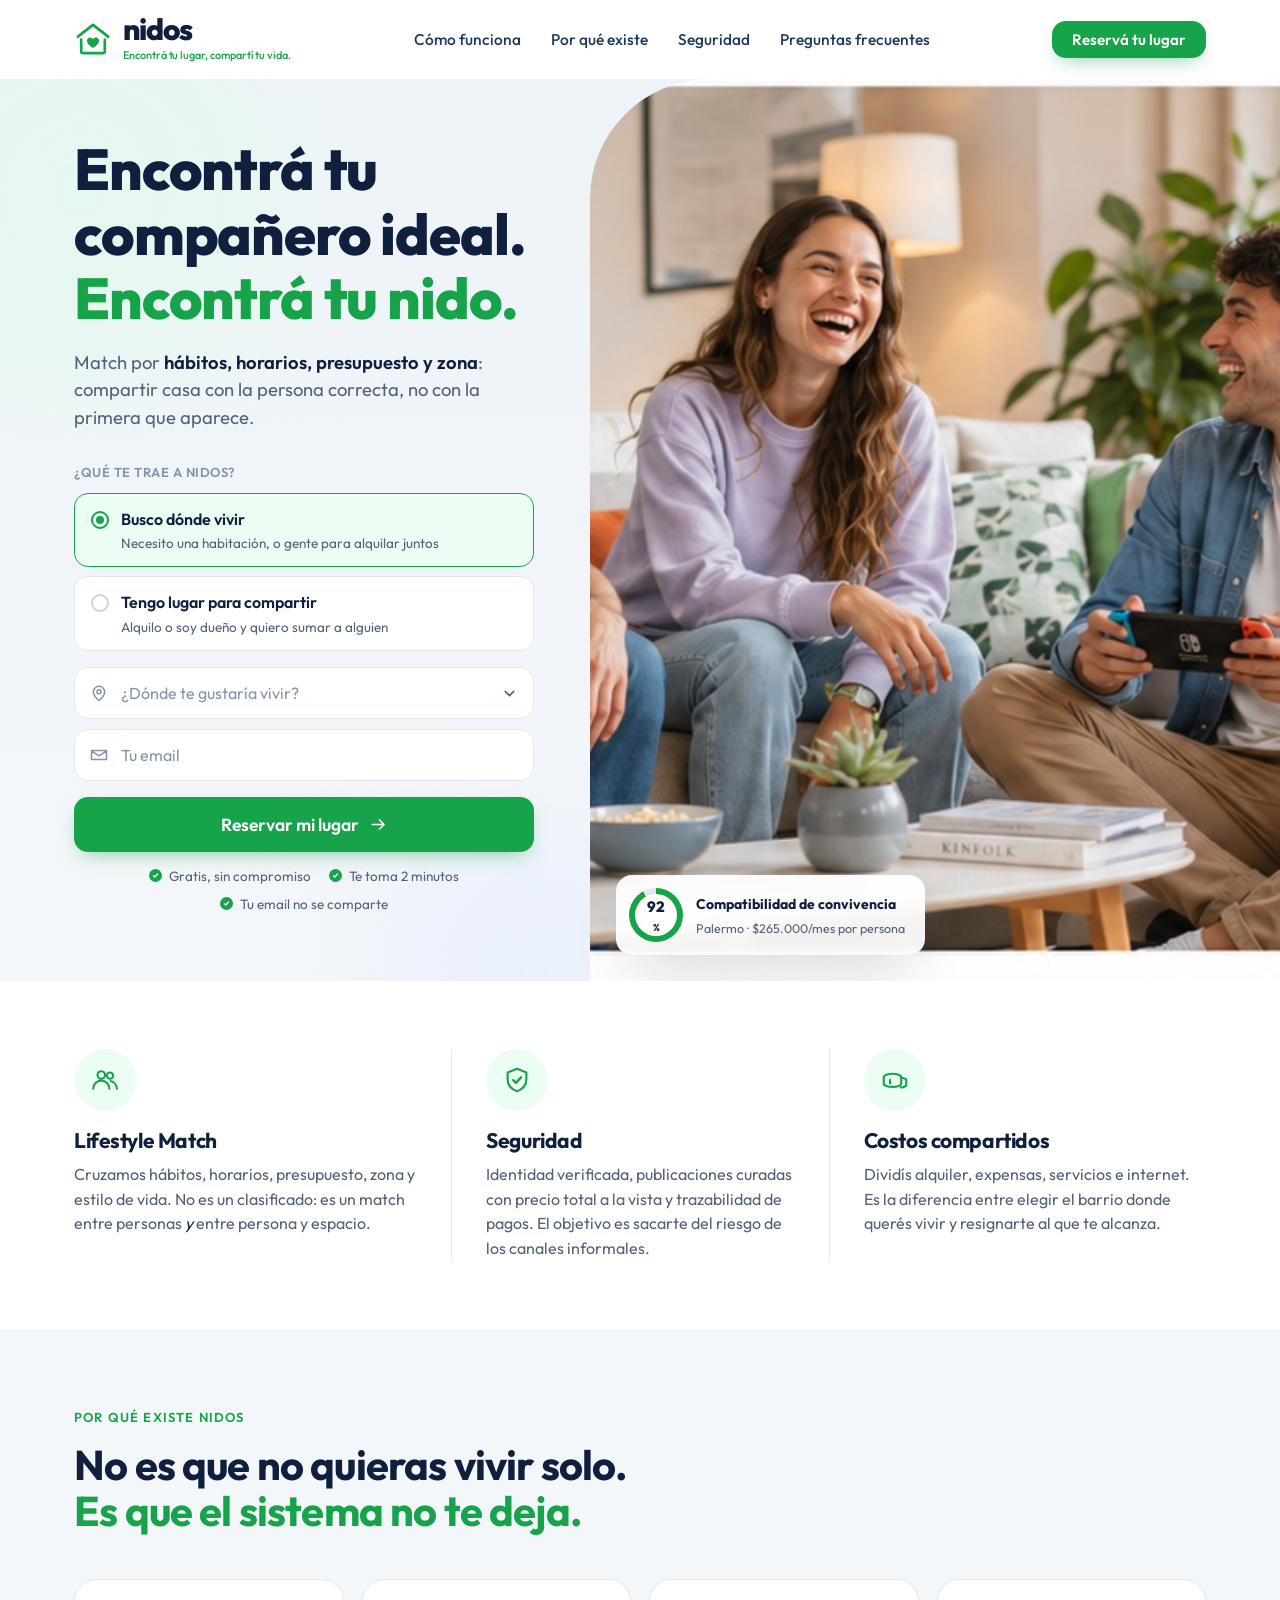
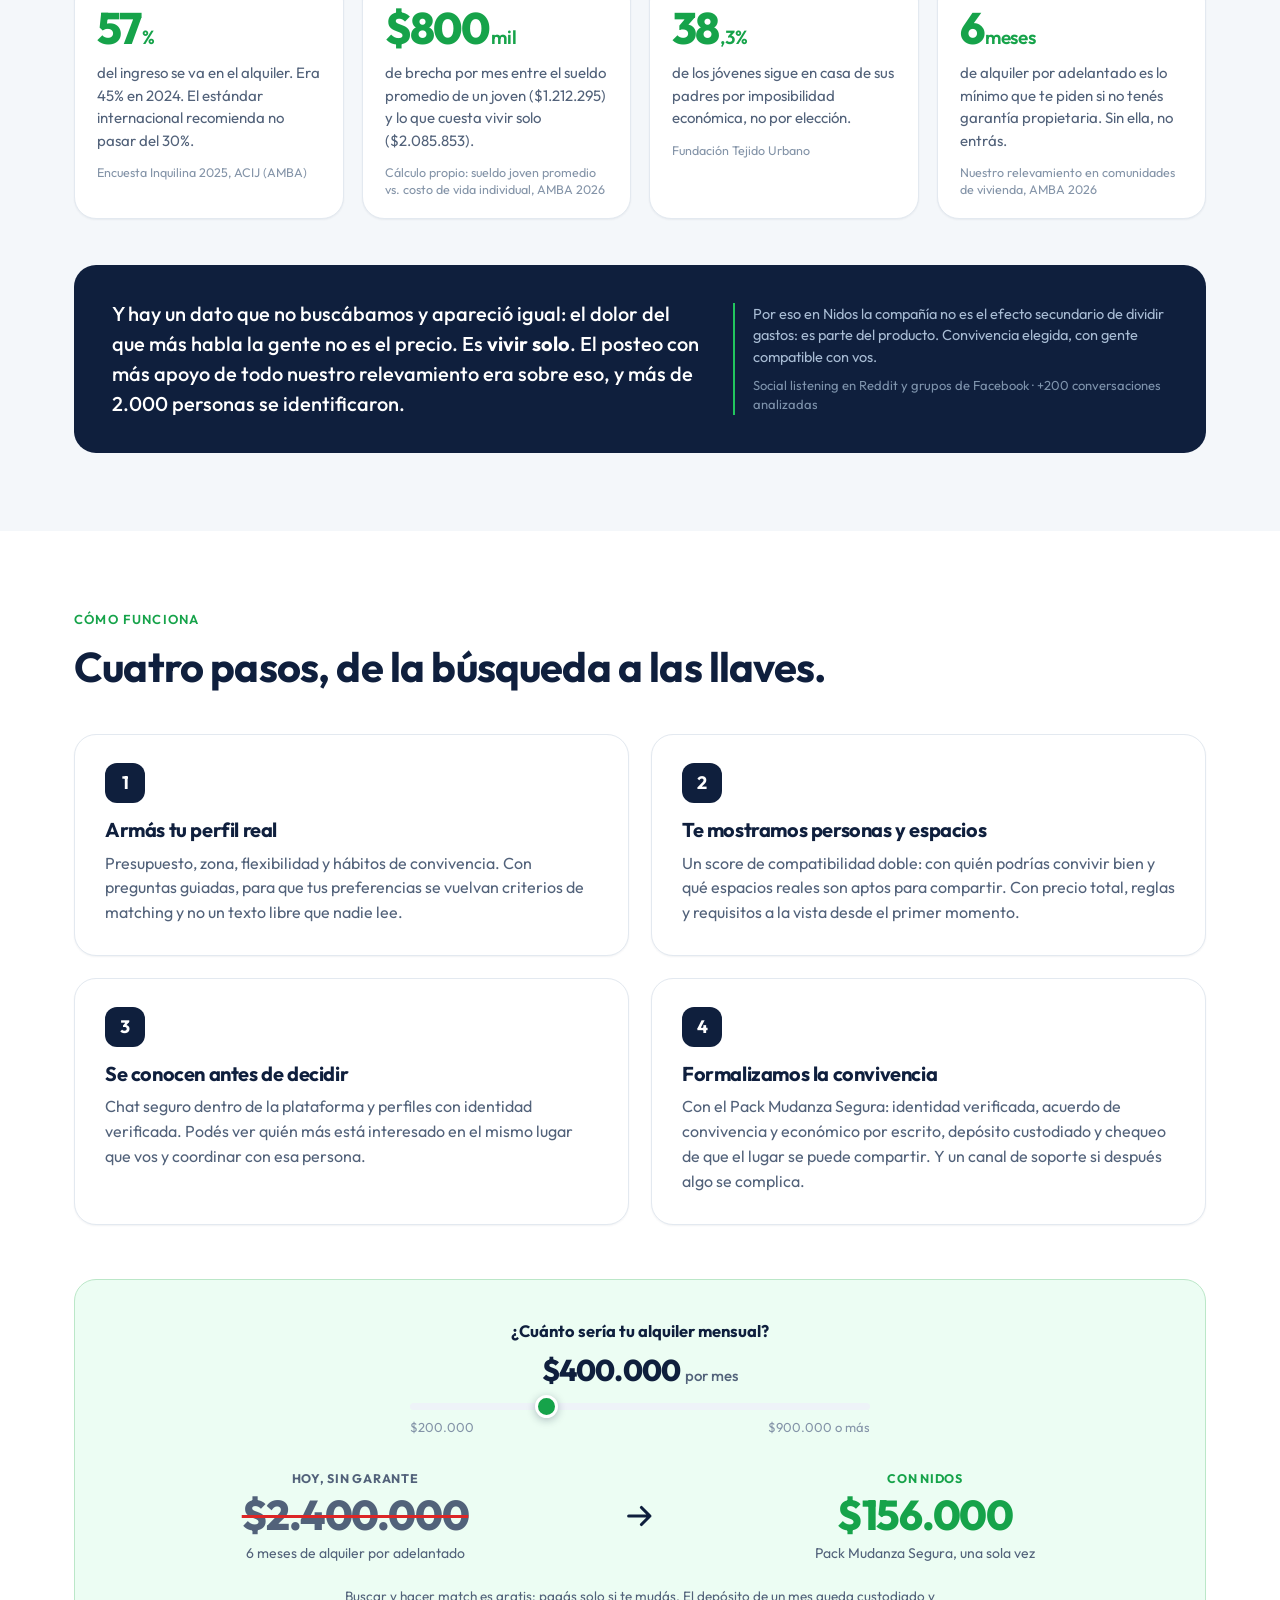
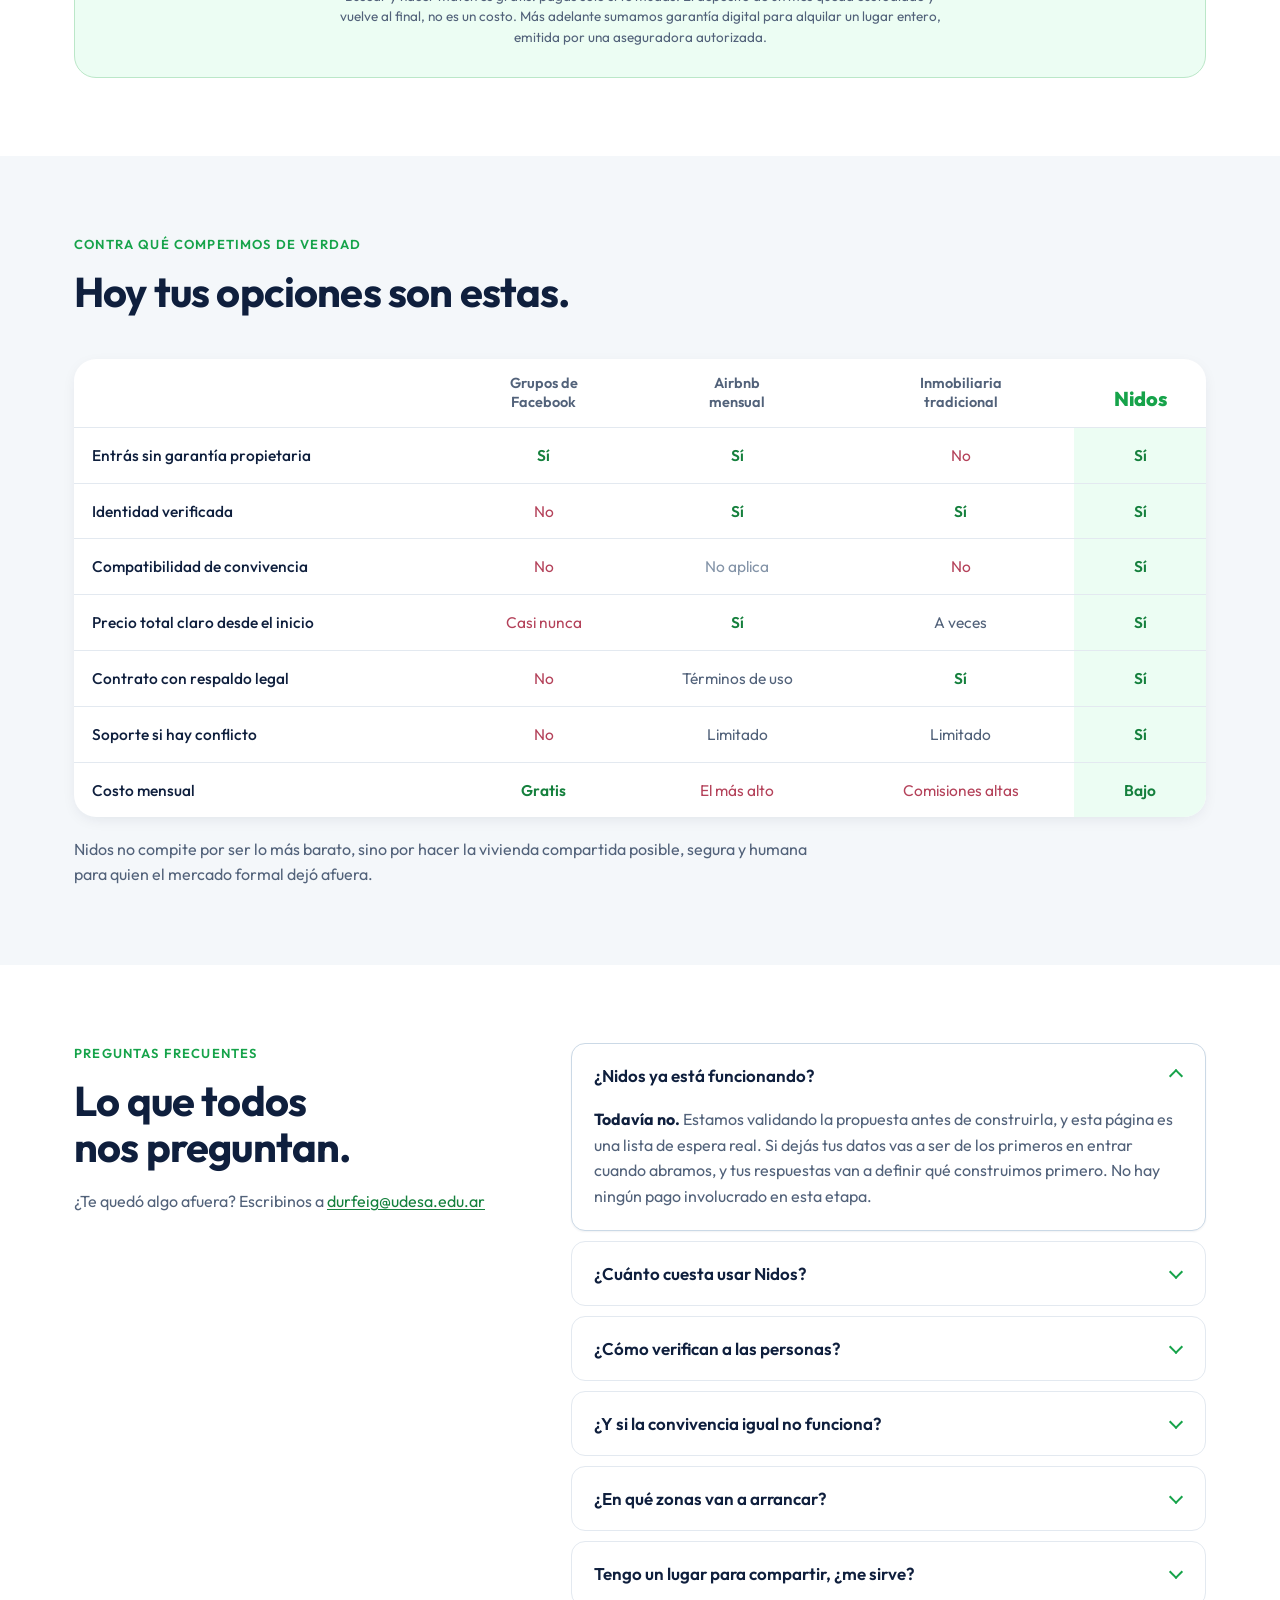
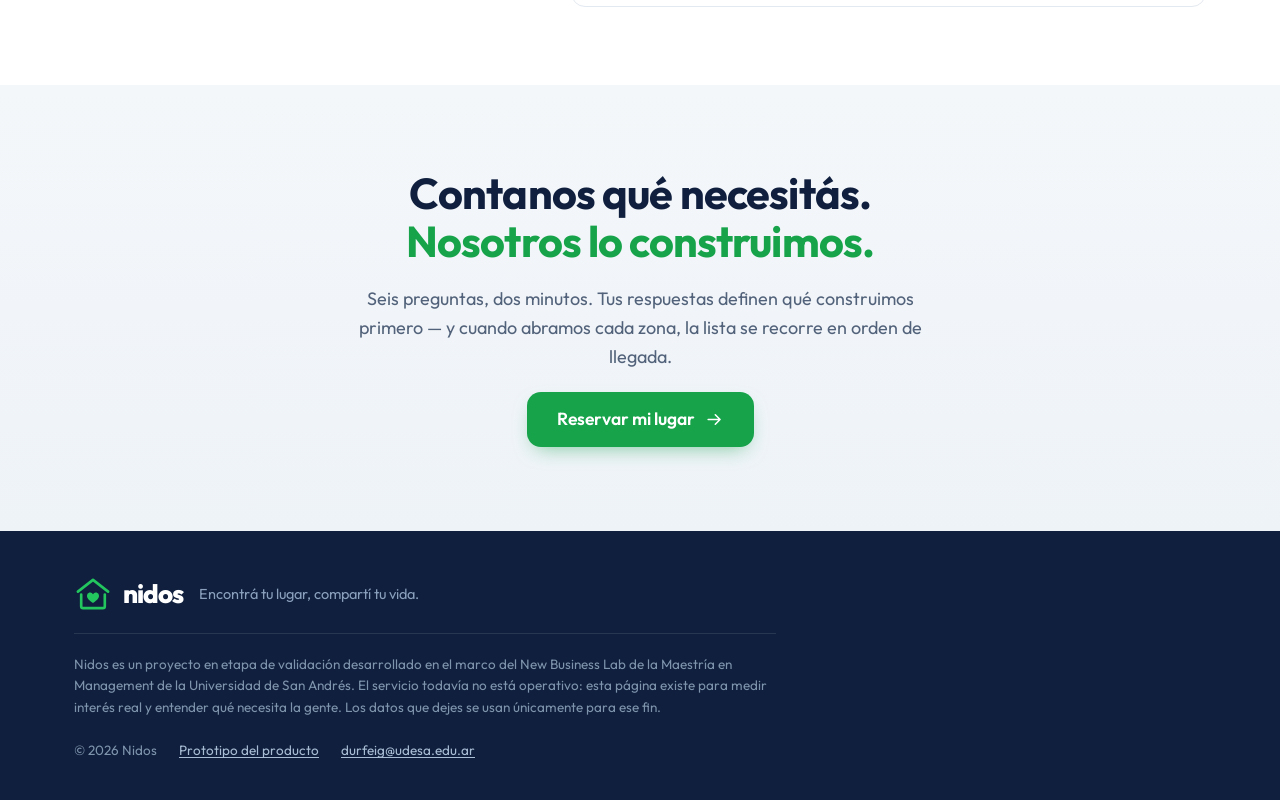
<file: index.html>
<!DOCTYPE html>
<html lang="es-AR" data-variant="A">
<head>
<meta charset="utf-8">
<meta name="viewport" content="width=device-width, initial-scale=1">
<title>Nidos · Encontrá tu lugar, compartí tu vida</title>
<meta name="description" content="La plataforma que conecta personas compatibles con espacios aptos para compartir. Sin garantía propietaria y sin adelantar 6 meses de alquiler.">

<meta property="og:type" content="website">
<meta property="og:title" content="Nidos · Encontrá tu lugar, compartí tu vida">
<meta property="og:description" content="Vivienda compartida para quienes el mercado formal dejó afuera. Matching por afinidad, espacios verificados y una mudanza segura sin garante.">
<meta property="og:image" content="assets/hero.jpg">
<meta property="og:locale" content="es_AR">
<meta name="twitter:card" content="summary_large_image">
<meta name="theme-color" content="#16A34A">

<link rel="icon" href="data:image/svg+xml,<svg xmlns='http://www.w3.org/2000/svg' viewBox='0 0 40 36'><path d='M4 15.5 20 3l16 12.5M7.5 18.5V31a2 2 0 0 0 2 2h21a2 2 0 0 0 2-2V18.5' fill='none' stroke='%2316A34A' stroke-width='3' stroke-linecap='round' stroke-linejoin='round'/><path d='M20 27.5c-4.6-3-6.4-5.2-6.4-7.6a3.4 3.4 0 0 1 6.4-1.7 3.4 3.4 0 0 1 6.4 1.7c0 2.4-1.8 4.6-6.4 7.6z' fill='%2316A34A'/></svg>">

<link rel="preconnect" href="https://fonts.googleapis.com">
<link rel="preconnect" href="https://fonts.gstatic.com" crossorigin>
<link href="https://fonts.googleapis.com/css2?family=Outfit:wght@400;500;600;700;800&display=swap" rel="stylesheet">
<link rel="stylesheet" href="assets/styles.css">

<script src="assets/config.js"></script>
<script>
/* Asigna la variante del test A/B antes del primer pintado para que no haya
   parpadeo de contenido. El CSS decide qué titular se muestra. */
(function () {
  var cfg = window.NIDOS_CONFIG || {};
  var forzada = new URLSearchParams(location.search).get('v');
  var v;
  if (forzada === 'A' || forzada === 'B') {
    v = forzada;
  } else if (cfg.AB_MODE === 'A' || cfg.AB_MODE === 'B') {
    v = cfg.AB_MODE;
  } else {
    try {
      v = localStorage.getItem('nidos_variant');
      if (v !== 'A' && v !== 'B') {
        v = Math.random() < 0.5 ? 'A' : 'B';
        localStorage.setItem('nidos_variant', v);
      }
    } catch (e) { v = 'A'; }
  }
  document.documentElement.dataset.variant = v;
  window.NIDOS_VARIANT = v;
})();
</script>
</head>
<body>

<a class="skip-link" href="#hero">Ir al contenido principal</a>

<!-- ========================================================== NAV ========= -->
<header class="nav" id="nav">
  <div class="wrap nav__inner">
    <a class="logo" href="#hero" aria-label="Nidos, inicio">
      <svg class="logo__mark" viewBox="0 0 40 36" aria-hidden="true">
        <path d="M4 15.5 20 3l16 12.5M7.5 18.5V31a2 2 0 0 0 2 2h21a2 2 0 0 0 2-2V18.5"
              fill="none" stroke="currentColor" stroke-width="2.8"
              stroke-linecap="round" stroke-linejoin="round"/>
        <path d="M20 27.5c-4.6-3-6.4-5.2-6.4-7.6a3.4 3.4 0 0 1 6.4-1.7 3.4 3.4 0 0 1 6.4 1.7c0 2.4-1.8 4.6-6.4 7.6z"
              fill="currentColor"/>
      </svg>
      <span class="logo__text">
        <strong>nidos</strong>
        <em>Encontrá tu lugar, compartí tu vida.</em>
      </span>
    </a>

    <nav class="nav__links" aria-label="Secciones">
      <a href="#como-funciona">Cómo funciona</a>
      <a href="#problema">Por qué existe</a>
      <a href="#comparativa">Seguridad</a>
      <a href="#faq">Preguntas frecuentes</a>
    </nav>

    <button class="btn btn--primary btn--sm" data-scroll-to="hero">Reservá tu lugar</button>
  </div>
</header>

<!-- ========================================================= HERO ========= -->
<section class="hero" id="hero">
  <div class="wrap hero__inner">

    <div class="hero__copy">
      <!-- Variante A · eje compañía (mockup original) -->
      <div class="variant variant--a">
        <h1 class="hero__title">
          Encontrá tu compañero ideal.<br>
          <span class="accent">Encontrá tu nido.</span>
        </h1>
        <p class="hero__sub">
          Match por <strong>hábitos, horarios, presupuesto y zona</strong>:
          compartir casa con la persona correcta, no con la primera que
          aparece.
        </p>
      </div>

      <!-- Variante B · eje acceso (conclusión del Módulo 4) -->
      <div class="variant variant--b">
        <h1 class="hero__title">
          El mercado de alquileres te dejó afuera.<br>
          <span class="accent">Nidos te deja entrar.</span>
        </h1>
        <p class="hero__sub">
          Sin garantía propietaria y sin adelantar seis meses. Encontrá
          <strong>con quién</strong> vivir, <strong>dónde</strong> vivir y
          <strong>cómo formalizarlo</strong>, en un solo lugar.
        </p>
      </div>

      <form class="hero__form" id="form-hero" novalidate>
        <fieldset class="puertas">
          <legend>¿Qué te trae a Nidos?</legend>
          <label class="puerta">
            <input type="radio" name="puerta" value="busco" checked>
            <span class="puerta__box">
              <span class="puerta__title">Busco dónde vivir</span>
              <span class="puerta__desc">Necesito una habitación, o gente para alquilar juntos</span>
            </span>
          </label>
          <label class="puerta">
            <input type="radio" name="puerta" value="tengo_lugar">
            <span class="puerta__box">
              <span class="puerta__title">Tengo lugar para compartir</span>
              <span class="puerta__desc">Alquilo o soy dueño y quiero sumar a alguien</span>
            </span>
          </label>
        </fieldset>

        <div class="field field--select">
          <svg class="field__icon" viewBox="0 0 24 24" aria-hidden="true"><path d="M12 21s-6.8-5.4-6.8-10.2a6.8 6.8 0 0 1 13.6 0C18.8 15.6 12 21 12 21Z" fill="none" stroke="currentColor" stroke-width="1.8" stroke-linejoin="round"/><circle cx="12" cy="10.6" r="2.4" fill="none" stroke="currentColor" stroke-width="1.8"/></svg>
          <select id="zona-ciudad" name="zona_ciudad" required aria-label="¿Dónde te gustaría vivir?">
            <option value="" selected disabled>¿Dónde te gustaría vivir?</option>
            <option>Buenos Aires · AMBA</option>
            <option>Gran Córdoba</option>
            <option>Gran Rosario</option>
            <option>Gran Mendoza</option>
            <option>Otra ciudad de Argentina</option>
            <option>Todavía no lo sé</option>
          </select>
        </div>

        <div class="field">
          <svg class="field__icon" viewBox="0 0 24 24" aria-hidden="true"><path d="M3 6.5h18v11H3zM3 7l9 6 9-6" fill="none" stroke="currentColor" stroke-width="1.8" stroke-linecap="round" stroke-linejoin="round"/></svg>
          <input type="email" id="email" name="email" placeholder="Tu email" autocomplete="email" required>
        </div>

        <p class="form-error" id="hero-error" role="alert" hidden></p>

        <button type="submit" class="btn btn--primary btn--block btn--lg">
          <span>Reservar mi lugar</span>
          <svg viewBox="0 0 24 24" aria-hidden="true"><path d="M4 12h15m-6-6 6 6-6 6" fill="none" stroke="currentColor" stroke-width="2" stroke-linecap="round" stroke-linejoin="round"/></svg>
        </button>

        <ul class="hero__badges" aria-label="Qué implica sumarte">
          <li>Gratis, sin compromiso</li>
          <li>Te toma 2 minutos</li>
          <li>Tu email no se comparte</li>
        </ul>
      </form>
    </div>

    <div class="hero__media">
      <img src="assets/hero.jpg" width="872" height="555" alt="Tres personas jóvenes conversando y riéndose en el living de un departamento compartido." fetchpriority="high">
      <div class="match-card" aria-hidden="true">
        <div class="match-card__ring"><span>92<em>%</em></span></div>
        <div class="match-card__info">
          <strong>Compatibilidad de convivencia</strong>
          <span>Palermo · $265.000/mes por persona</span>
        </div>
      </div>
    </div>
  </div>
</section>

<!-- ===================================================== PILARES ========== -->
<section class="pilares">
  <div class="wrap pilares__grid">
    <article class="pilar">
      <span class="pilar__icon" aria-hidden="true">
        <svg viewBox="0 0 24 24"><path d="M9 11a3 3 0 1 0 0-6 3 3 0 0 0 0 6Zm7 0a2.5 2.5 0 1 0 0-5 2.5 2.5 0 0 0 0 5ZM2.5 19a6.5 6.5 0 0 1 13 0m1-6.2a6.5 6.5 0 0 1 5 6.2" fill="none" stroke="currentColor" stroke-width="1.7" stroke-linecap="round"/></svg>
      </span>
      <h3>Lifestyle Match</h3>
      <p>Cruzamos hábitos, horarios, presupuesto, zona y estilo de vida. No es
         un clasificado: es un match entre personas <em>y</em> entre persona y
         espacio.</p>
    </article>

    <article class="pilar">
      <span class="pilar__icon" aria-hidden="true">
        <svg viewBox="0 0 24 24"><path d="M12 3l7.5 3v5.5c0 4.4-3 8.2-7.5 9.5-4.5-1.3-7.5-5.1-7.5-9.5V6L12 3Z" fill="none" stroke="currentColor" stroke-width="1.7" stroke-linejoin="round"/><path d="m8.8 12 2.3 2.3 4.1-4.4" fill="none" stroke="currentColor" stroke-width="1.9" stroke-linecap="round" stroke-linejoin="round"/></svg>
      </span>
      <h3>Seguridad</h3>
      <p>Identidad verificada, publicaciones curadas con precio total a la
         vista y trazabilidad de pagos. El objetivo es sacarte del riesgo de
         los canales informales.</p>
    </article>

    <article class="pilar">
      <span class="pilar__icon" aria-hidden="true">
        <svg viewBox="0 0 24 24"><path d="M3 9.5c0-1.4 3.2-2.5 7-2.5s7 1.1 7 2.5V15c0 1.4-3.2 2.5-7 2.5S3 16.4 3 15V9.5Z" fill="none" stroke="currentColor" stroke-width="1.7" stroke-linejoin="round"/><path d="M17 10.2c2.4.3 4 1.1 4 2.1v3.4c0 1.1-1.9 2-4.4 2.2M8 11.8v3" fill="none" stroke="currentColor" stroke-width="1.7" stroke-linecap="round"/></svg>
      </span>
      <h3>Costos compartidos</h3>
      <p>Dividís alquiler, expensas, servicios e internet. Es la diferencia
         entre elegir el barrio donde querés vivir y resignarte al que te
         alcanza.</p>
    </article>
  </div>
</section>

<!-- ==================================================== PROBLEMA ========== -->
<section class="problema" id="problema">
  <div class="wrap">
    <p class="eyebrow">Por qué existe Nidos</p>
    <h2 class="section-title">
      No es que no quieras vivir solo.<br>
      <span class="accent">Es que el sistema no te deja.</span>
    </h2>

    <div class="datos">
      <div class="dato">
        <strong class="dato__num">57<span>%</span></strong>
        <p class="dato__label">del ingreso se va en el alquiler. Era 45% en 2024.
           El estándar internacional recomienda no pasar del 30%.</p>
        <cite>Encuesta Inquilina 2025, ACIJ (AMBA)</cite>
      </div>
      <div class="dato">
        <strong class="dato__num">$800<span>mil</span></strong>
        <p class="dato__label">de brecha por mes entre el sueldo promedio de un
           joven ($1.212.295) y lo que cuesta vivir solo ($2.085.853).</p>
        <cite>Cálculo propio: sueldo joven promedio vs. costo de vida individual, AMBA 2026</cite>
      </div>
      <div class="dato">
        <strong class="dato__num">38<span>,3%</span></strong>
        <p class="dato__label">de los jóvenes sigue en casa de sus padres por
           imposibilidad económica, no por elección.</p>
        <cite>Fundación Tejido Urbano</cite>
      </div>
      <div class="dato">
        <strong class="dato__num">6<span>meses</span></strong>
        <p class="dato__label">de alquiler por adelantado es lo mínimo que te
           piden si no tenés garantía propietaria. Sin ella, no entrás.</p>
        <cite>Nuestro relevamiento en comunidades de vivienda, AMBA 2026</cite>
      </div>
    </div>

    <aside class="quote">
      <p>Y hay un dato que no buscábamos y apareció igual: el dolor del que
         más habla la gente no es el precio. Es <strong>vivir solo</strong>.
         El posteo con más apoyo de todo nuestro relevamiento era sobre eso,
         y más de 2.000 personas se identificaron.</p>
      <footer>
        Por eso en Nidos la compañía no es el efecto secundario de dividir
        gastos: es parte del producto. Convivencia elegida, con gente
        compatible con vos.
        <span>Social listening en Reddit y grupos de Facebook · +200 conversaciones analizadas</span>
      </footer>
    </aside>
  </div>
</section>

<!-- ================================================ CÓMO FUNCIONA ========= -->
<section class="pasos" id="como-funciona">
  <div class="wrap">
    <p class="eyebrow">Cómo funciona</p>
    <h2 class="section-title">Cuatro pasos, de la búsqueda a las llaves.</h2>

    <ol class="pasos__list">
      <li class="paso">
        <span class="paso__n">1</span>
        <h3>Armás tu perfil real</h3>
        <p>Presupuesto, zona, flexibilidad y hábitos de convivencia. Con
           preguntas guiadas, para que tus preferencias se vuelvan criterios
           de matching y no un texto libre que nadie lee.</p>
      </li>
      <li class="paso">
        <span class="paso__n">2</span>
        <h3>Te mostramos personas y espacios</h3>
        <p>Un score de compatibilidad doble: con quién podrías convivir bien y
           qué espacios reales son aptos para compartir. Con precio total,
           reglas y requisitos a la vista desde el primer momento.</p>
      </li>
      <li class="paso">
        <span class="paso__n">3</span>
        <h3>Se conocen antes de decidir</h3>
        <p>Chat seguro dentro de la plataforma y perfiles con identidad
           verificada. Podés ver quién más está interesado en el mismo lugar
           que vos y coordinar con esa persona.</p>
      </li>
      <li class="paso">
        <span class="paso__n">4</span>
        <h3>Formalizamos la convivencia</h3>
        <p>Con el Pack Mudanza Segura: identidad verificada, acuerdo de
           convivencia y económico por escrito, depósito custodiado y chequeo
           de que el lugar se puede compartir. Y un canal de soporte si
           después algo se complica.</p>
      </li>
    </ol>

    <div class="garantia">
      <div class="garantia__slider rango">
        <label class="garantia__pregunta" for="g-alquiler">¿Cuánto sería tu alquiler mensual?</label>
        <p class="rango__valor" id="g-valor">$400.000 <span>por mes</span></p>
        <input type="range" id="g-alquiler" min="200000" max="900000" step="25000" value="400000"
               aria-describedby="g-valor">
        <div class="rango__escala"><span>$200.000</span><span>$900.000 o más</span></div>
      </div>
      <div class="garantia__cols">
        <div class="garantia__col garantia__col--hoy">
          <span class="garantia__tag">Hoy, sin garante</span>
          <strong id="g-hoy">$2.400.000</strong>
          <span class="garantia__det">6 meses de alquiler por adelantado</span>
        </div>
        <div class="garantia__vs" aria-hidden="true">
          <svg viewBox="0 0 24 24"><path d="M4 12h15m-6-6 6 6-6 6" fill="none" stroke="currentColor" stroke-width="2.2" stroke-linecap="round" stroke-linejoin="round"/></svg>
        </div>
        <div class="garantia__col garantia__col--nidos">
          <span class="garantia__tag">Con Nidos</span>
          <strong id="g-nidos">$156.000</strong>
          <span class="garantia__det">Pack Mudanza Segura, una sola vez</span>
        </div>
      </div>
      <p class="garantia__nota">Buscar y hacer match es gratis: pagás solo si te mudás. El
         depósito de un mes queda custodiado y vuelve al final, no es un costo. Más adelante
         sumamos garantía digital para alquilar un lugar entero, emitida por una aseguradora
         autorizada.</p>
    </div>
  </div>
</section>

<!-- ================================================== COMPARATIVA ========= -->
<section class="comparativa" id="comparativa">
  <div class="wrap">
    <p class="eyebrow">Contra qué competimos de verdad</p>
    <h2 class="section-title">Hoy tus opciones son estas.</h2>

    <div class="tabla-scroll">
      <table class="tabla">
        <caption class="sr-only">Comparación de Nidos con las alternativas actuales para acceder a vivienda compartida</caption>
        <thead>
          <tr>
            <th scope="col">&nbsp;</th>
            <th scope="col">Grupos de<br>Facebook</th>
            <th scope="col">Airbnb<br>mensual</th>
            <th scope="col">Inmobiliaria<br>tradicional</th>
            <th scope="col" class="is-nidos">Nidos</th>
          </tr>
        </thead>
        <tbody>
          <tr>
            <th scope="row">Entrás sin garantía propietaria</th>
            <td data-v="si">Sí</td><td data-v="si">Sí</td><td data-v="no">No</td><td data-v="si" class="is-nidos">Sí</td>
          </tr>
          <tr>
            <th scope="row">Identidad verificada</th>
            <td data-v="no">No</td><td data-v="si">Sí</td><td data-v="si">Sí</td><td data-v="si" class="is-nidos">Sí</td>
          </tr>
          <tr>
            <th scope="row">Compatibilidad de convivencia</th>
            <td data-v="no">No</td><td data-v="na">No aplica</td><td data-v="no">No</td><td data-v="si" class="is-nidos">Sí</td>
          </tr>
          <tr>
            <th scope="row">Precio total claro desde el inicio</th>
            <td data-v="no">Casi nunca</td><td data-v="si">Sí</td><td data-v="mid">A veces</td><td data-v="si" class="is-nidos">Sí</td>
          </tr>
          <tr>
            <th scope="row">Contrato con respaldo legal</th>
            <td data-v="no">No</td><td data-v="mid">Términos de uso</td><td data-v="si">Sí</td><td data-v="si" class="is-nidos">Sí</td>
          </tr>
          <tr>
            <th scope="row">Soporte si hay conflicto</th>
            <td data-v="no">No</td><td data-v="mid">Limitado</td><td data-v="mid">Limitado</td><td data-v="si" class="is-nidos">Sí</td>
          </tr>
          <tr>
            <th scope="row">Costo mensual</th>
            <td data-v="si">Gratis</td><td data-v="no">El más alto</td><td data-v="no">Comisiones altas</td><td data-v="mid" class="is-nidos">Bajo</td>
          </tr>
        </tbody>
      </table>
    </div>
    <p class="tabla__nota">
      Nidos no compite por ser lo más barato, sino por hacer la vivienda
      compartida posible, segura y humana para quien el mercado formal
      dejó afuera.
    </p>
  </div>
</section>

<!-- ========================================================== FAQ ========= -->
<section class="faq" id="faq">
  <div class="wrap faq__inner">
    <div class="faq__head">
      <p class="eyebrow">Preguntas frecuentes</p>
      <h2 class="section-title">Lo que todos<br>nos preguntan.</h2>
      <p class="faq__aside">
        ¿Te quedó algo afuera? Escribinos a
        <a href="#" data-email>hola@nidos.com.ar</a>
      </p>
    </div>

    <div class="faq__list">
      <details class="qa" open>
        <summary>¿Nidos ya está funcionando?</summary>
        <div class="qa__body">
          <p><strong>Todavía no.</strong> Estamos validando la propuesta antes
             de construirla, y esta página es una lista de espera real. Si dejás
             tus datos vas a ser de los primeros en entrar cuando abramos, y tus
             respuestas van a definir qué construimos primero. No hay ningún
             pago involucrado en esta etapa.</p>
        </div>
      </details>

      <details class="qa">
        <summary>¿Cuánto cuesta usar Nidos?</summary>
        <div class="qa__body">
          <p>Buscar, armar tu perfil y hablar con personas compatibles es
             gratis. Pagás solo si te mudás: el Pack Mudanza Segura, cerca de
             <strong>$156.000 una vez</strong>, contra los
             <strong>$2.400.000</strong> que hoy tenés que adelantar sin
             garante por un alquiler de $400.000. Quien ofrece el lugar paga
             un 10% de un mes, y solo si se concreta la mudanza. La garantía
             digital para alquilar un lugar entero llega en una segunda etapa,
             emitida por una aseguradora autorizada.</p>
        </div>
      </details>

      <details class="qa">
        <summary>¿Cómo verifican a las personas?</summary>
        <div class="qa__body">
          <p>Validación de identidad con documento, chequeo de antecedentes
             según lo que la ley permite, y reputación construida dentro de la
             plataforma. Los espacios publicados también pasan por curaduría:
             precio total visible, reglas claras, requisitos de ingreso y
             validación de quien ofrece.</p>
        </div>
      </details>

      <details class="qa">
        <summary>¿Y si la convivencia igual no funciona?</summary>
        <div class="qa__body">
          <p>Es el riesgo que más nos preocupa, así que no lo dejamos afuera del
             producto. Hay un acuerdo de convivencia firmado al inicio, un canal
             de reporte durante todo el alquiler y mediación de Nidos si hay un
             conflicto. Nuestro objetivo no es solo que te muden: es que te
             quedes.</p>
        </div>
      </details>

      <details class="qa">
        <summary>¿En qué zonas van a arrancar?</summary>
        <div class="qa__body">
          <p>Arrancamos por AMBA, con foco en los barrios con buena conexión a
             universidades y centros de trabajo. Después Gran Córdoba, Gran
             Rosario y Gran Mendoza. Contanos tu zona en el formulario: el orden
             lo define la demanda que registremos acá.</p>
        </div>
      </details>

      <details class="qa">
        <summary>Tengo un lugar para compartir, ¿me sirve?</summary>
        <div class="qa__body">
          <p>Sí, y nos interesa mucho. Da igual si alquilás y querés sumar a
             alguien para que las cuentas cierren, o si tenés una propiedad con
             una habitación libre. Elegí <em>“Tengo lugar para compartir”</em>
             arriba y las preguntas se adaptan a tu caso.</p>
        </div>
      </details>
    </div>
  </div>
</section>

<!-- ==================================================== CTA FINAL ========= -->
<section class="cierre">
  <div class="wrap cierre__inner">
    <h2>Contanos qué necesitás.<br><span class="accent">Nosotros lo construimos.</span></h2>
    <p>Seis preguntas, dos minutos. Tus respuestas definen qué construimos
       primero — y cuando abramos cada zona, la lista se recorre en orden
       de llegada.</p>
    <button class="btn btn--primary btn--lg" data-scroll-to="hero">
      <span>Reservar mi lugar</span>
      <svg viewBox="0 0 24 24" aria-hidden="true"><path d="M4 12h15m-6-6 6 6-6 6" fill="none" stroke="currentColor" stroke-width="2" stroke-linecap="round" stroke-linejoin="round"/></svg>
    </button>
    <p class="cierre__count" id="cierre-count" hidden></p>
  </div>
</section>

<!-- ======================================================= FOOTER ========= -->
<footer class="footer">
  <div class="wrap footer__inner">
    <div class="footer__brand">
      <span class="logo logo--footer">
        <svg class="logo__mark" viewBox="0 0 40 36" aria-hidden="true">
          <path d="M4 15.5 20 3l16 12.5M7.5 18.5V31a2 2 0 0 0 2 2h21a2 2 0 0 0 2-2V18.5"
                fill="none" stroke="currentColor" stroke-width="2.8"
                stroke-linecap="round" stroke-linejoin="round"/>
          <path d="M20 27.5c-4.6-3-6.4-5.2-6.4-7.6a3.4 3.4 0 0 1 6.4-1.7 3.4 3.4 0 0 1 6.4 1.7c0 2.4-1.8 4.6-6.4 7.6z"
                fill="currentColor"/>
        </svg>
        <strong>nidos</strong>
      </span>
      <p>Encontrá tu lugar, compartí tu vida.</p>
    </div>

    <p class="footer__disclaimer">
      Nidos es un proyecto en etapa de validación desarrollado en el marco del
      New Business Lab de la Maestría en Management de la Universidad de San
      Andrés. El servicio todavía no está operativo: esta página existe para
      medir interés real y entender qué necesita la gente. Los datos que dejes
      se usan únicamente para ese fin.
    </p>

    <p class="footer__meta">
      <span>© 2026 Nidos</span>
      <a href="demo.html">Prototipo del producto</a>
      <a href="#" data-email>hola@nidos.com.ar</a>
    </p>
  </div>
</footer>

<!-- ================================================== ONBOARDING ========== -->
<div class="modal" id="modal" hidden aria-hidden="true" role="dialog" aria-modal="true" aria-labelledby="paso-titulo">
  <div class="modal__backdrop" data-close-modal></div>

  <div class="modal__panel" role="document">
    <div class="modal__bar">
      <span class="logo logo--modal">
        <svg class="logo__mark" viewBox="0 0 40 36" aria-hidden="true">
          <path d="M4 15.5 20 3l16 12.5M7.5 18.5V31a2 2 0 0 0 2 2h21a2 2 0 0 0 2-2V18.5"
                fill="none" stroke="currentColor" stroke-width="2.8"
                stroke-linecap="round" stroke-linejoin="round"/>
          <path d="M20 27.5c-4.6-3-6.4-5.2-6.4-7.6a3.4 3.4 0 0 1 6.4-1.7 3.4 3.4 0 0 1 6.4 1.7c0 2.4-1.8 4.6-6.4 7.6z"
                fill="currentColor"/>
        </svg>
        <strong>nidos</strong>
      </span>
      <span class="modal__step" id="modal-step"></span>
      <button class="modal__close" data-close-modal aria-label="Cerrar y volver a la página">
        <svg viewBox="0 0 24 24" aria-hidden="true"><path d="m6 6 12 12M18 6 6 18" fill="none" stroke="currentColor" stroke-width="2" stroke-linecap="round"/></svg>
      </button>
    </div>

    <div class="progress" role="progressbar" aria-valuemin="0" aria-valuemax="100" aria-valuenow="0" aria-label="Progreso del cuestionario">
      <div class="progress__fill" id="progress-fill"></div>
    </div>

    <div class="modal__body" id="modal-body">
      <!-- lo llena app.js -->
    </div>

    <div class="modal__foot" id="modal-foot">
      <button class="btn btn--ghost" id="btn-back">Atrás</button>
      <button class="btn btn--primary" id="btn-next">
        <span>Siguiente</span>
        <svg viewBox="0 0 24 24" aria-hidden="true"><path d="M4 12h15m-6-6 6 6-6 6" fill="none" stroke="currentColor" stroke-width="2" stroke-linecap="round" stroke-linejoin="round"/></svg>
      </button>
    </div>
  </div>
</div>

<div class="sticky-cta" id="sticky-cta">
  <button class="btn btn--primary btn--block" data-scroll-to="hero">
    <span>Reservar mi lugar</span>
  </button>
</div>

<div class="toast" id="toast" role="status" aria-live="polite" hidden></div>

<script src="assets/app.js"></script>
</body>
</html>
</file>
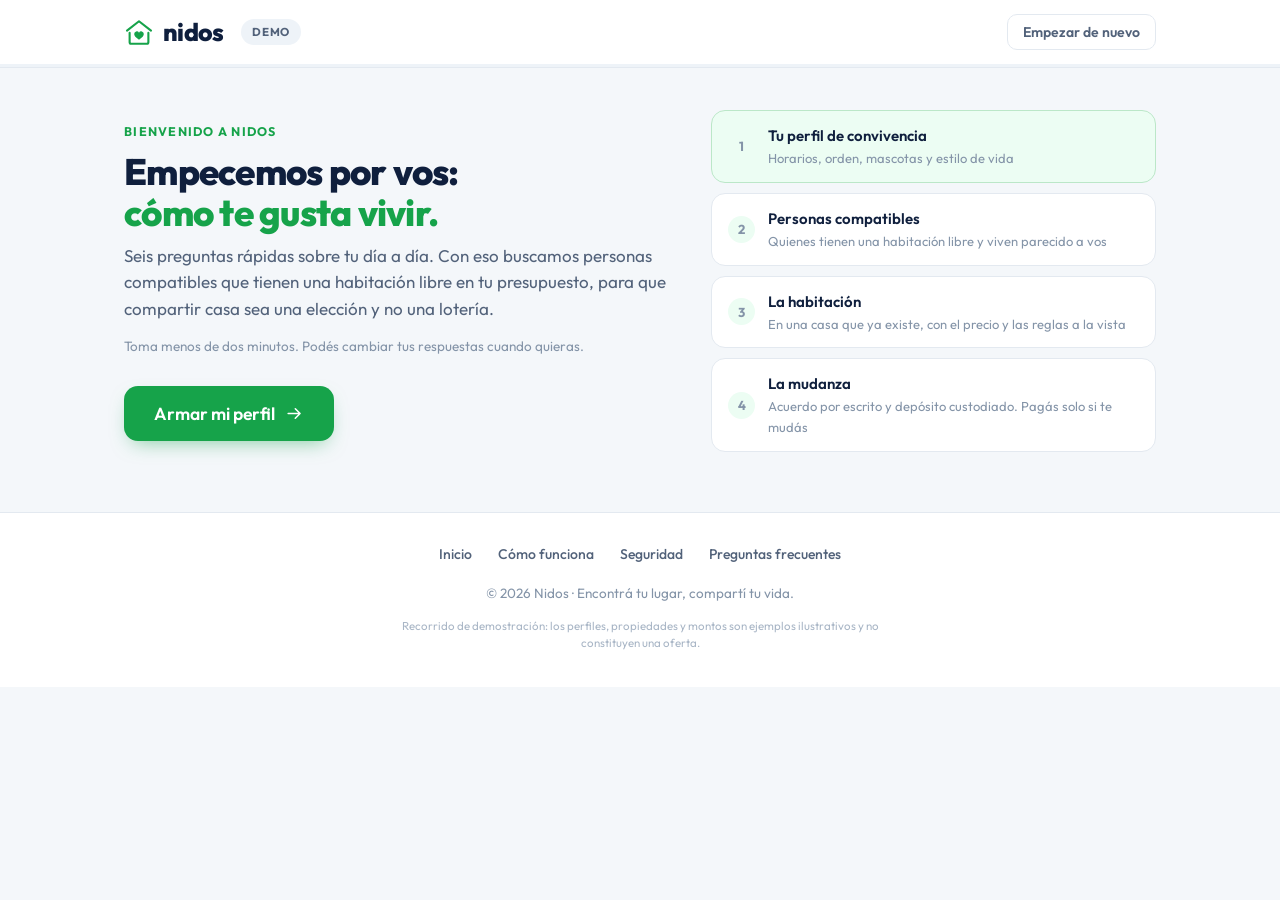
<file: demo.html>
<!DOCTYPE html>
<html lang="es-AR">
<head>
<meta charset="utf-8">
<meta name="viewport" content="width=device-width, initial-scale=1">
<title>Nidos · Tu perfil de convivencia</title>
<meta name="description" content="Armá tu perfil y encontrá una habitación en la casa de alguien compatible. Sin garantía propietaria.">
<meta name="robots" content="noindex">

<link rel="icon" href="data:image/svg+xml,<svg xmlns='http://www.w3.org/2000/svg' viewBox='0 0 40 36'><path d='M4 15.5 20 3l16 12.5M7.5 18.5V31a2 2 0 0 0 2 2h21a2 2 0 0 0 2-2V18.5' fill='none' stroke='%2316A34A' stroke-width='3' stroke-linecap='round' stroke-linejoin='round'/><path d='M20 27.5c-4.6-3-6.4-5.2-6.4-7.6a3.4 3.4 0 0 1 6.4-1.7 3.4 3.4 0 0 1 6.4 1.7c0 2.4-1.8 4.6-6.4 7.6z' fill='%2316A34A'/></svg>">

<link rel="preconnect" href="https://fonts.googleapis.com">
<link rel="preconnect" href="https://fonts.gstatic.com" crossorigin>
<link href="https://fonts.googleapis.com/css2?family=Outfit:wght@400;500;600;700;800&display=swap" rel="stylesheet">
<link rel="stylesheet" href="assets/styles.css">
<link rel="stylesheet" href="assets/demo.css">

<script src="assets/config.js"></script>
</head>
<body class="demo-body">

<!-- ======================================================== BARRA DE LA APP === -->
<header class="dbar">
  <div class="dbar__inner">
    <a class="logo logo--demo" href="index.html" aria-label="Nidos, inicio">
      <svg class="logo__mark" viewBox="0 0 40 36" aria-hidden="true">
        <path d="M4 15.5 20 3l16 12.5M7.5 18.5V31a2 2 0 0 0 2 2h21a2 2 0 0 0 2-2V18.5"
              fill="none" stroke="currentColor" stroke-width="2.8"
              stroke-linecap="round" stroke-linejoin="round"/>
        <path d="M20 27.5c-4.6-3-6.4-5.2-6.4-7.6a3.4 3.4 0 0 1 6.4-1.7 3.4 3.4 0 0 1 6.4 1.7c0 2.4-1.8 4.6-6.4 7.6z"
              fill="currentColor"/>
      </svg>
      <strong>nidos</strong>
    </a>

    <span class="dbadge">Demo</span>

    <div class="dbar__acciones">
      <span class="dbar__paso" id="dpaso"></span>
      <button class="dbtn-ghost" id="dreiniciar">Empezar de nuevo</button>
    </div>
  </div>
  <div class="dprogress"><div class="dprogress__fill" id="dfill"></div></div>
</header>

<main id="dapp" class="dapp"><!-- lo renderiza demo.js --></main>

<footer class="dfooter">
  <nav class="dfooter__nav" aria-label="Enlaces">
    <a href="index.html">Inicio</a>
    <a href="index.html#como-funciona">Cómo funciona</a>
    <a href="index.html#comparativa">Seguridad</a>
    <a href="index.html#faq">Preguntas frecuentes</a>
  </nav>
  <p class="dfooter__meta">© 2026 Nidos · Encontrá tu lugar, compartí tu vida.</p>
  <p class="dfooter__legal">
    Recorrido de demostración: los perfiles, propiedades y montos son ejemplos
    ilustrativos y no constituyen una oferta.
  </p>
</footer>

<script src="assets/demo.js"></script>
</body>
</html>
</file>
<file: assets/styles.css>
/* =============================================================================
 * NIDOS · Hoja de estilos
 * Paleta y tipografía tomadas del mockup: verde de acción, navy para títulos,
 * gris azulado muy claro de fondo, sans geométrica redondeada.
 * ========================================================================== */

:root {
  --green:        #16A34A;
  --green-bright: #22C55E;
  --green-dark:   #15803D;
  --green-soft:   #ECFDF3;
  --navy:         #0F1F3D;
  --navy-soft:    #1E3A5F;
  --slate:        #52627A;
  --slate-light:  #8494A8;
  --line:         #E3E9F0;
  --bg:           #FFFFFF;
  --bg-tint:      #F4F7FA;
  --bg-cool:      #EEF3F8;

  --radius:    14px;
  --radius-lg: 22px;
  --radius-xl: 32px;

  --shadow-sm: 0 1px 2px rgba(15, 31, 61, .06);
  --shadow:    0 4px 16px -4px rgba(15, 31, 61, .10);
  --shadow-lg: 0 24px 60px -18px rgba(15, 31, 61, .22);

  --wrap: 1180px;
  --nav-h: 78px;

  --font: 'Outfit', ui-sans-serif, system-ui, -apple-system, 'Segoe UI', sans-serif;
}

*, *::before, *::after { box-sizing: border-box; }

html { -webkit-text-size-adjust: 100%; scroll-behavior: smooth; }
@media (prefers-reduced-motion: reduce) {
  html { scroll-behavior: auto; }
  *, *::before, *::after { animation-duration: .01ms !important; transition-duration: .01ms !important; }
}

body {
  margin: 0;
  font-family: var(--font);
  font-size: 17px;
  line-height: 1.6;
  color: var(--slate);
  background: var(--bg);
  -webkit-font-smoothing: antialiased;
}

h1, h2, h3 { color: var(--navy); line-height: 1.12; letter-spacing: -.02em; margin: 0; font-weight: 700; }
p { margin: 0; }
img { max-width: 100%; height: auto; display: block; }
a { color: var(--green-dark); text-decoration-thickness: 1px; text-underline-offset: 2px; }

.wrap { width: 100%; max-width: var(--wrap); margin-inline: auto; padding-inline: 24px; }
.accent { color: var(--green); }

.sr-only {
  position: absolute; width: 1px; height: 1px; padding: 0; margin: -1px;
  overflow: hidden; clip: rect(0 0 0 0); white-space: nowrap; border: 0;
}
.skip-link {
  position: absolute; left: 12px; top: -60px; z-index: 200;
  background: var(--navy); color: #fff; padding: 10px 18px;
  border-radius: 0 0 10px 10px; text-decoration: none; transition: top .15s;
}
.skip-link:focus { top: 0; }

:where(a, button, input, select, textarea, summary, details):focus-visible {
  outline: 3px solid var(--green-bright);
  outline-offset: 2px;
  border-radius: 6px;
}

/* Test A/B: el CSS decide qué titular se ve, sin parpadeo. ------------------ */
.variant { display: none; }
html[data-variant="A"] .variant--a,
html[data-variant="B"] .variant--b { display: block; }

/* ---------------------------------------------------------------- BOTONES -- */
.btn {
  --btn-bg: var(--green);
  display: inline-flex; align-items: center; justify-content: center; gap: 10px;
  font-family: inherit; font-size: 16px; font-weight: 600; line-height: 1;
  padding: 15px 26px; border: 0; border-radius: var(--radius);
  background: var(--btn-bg); color: #fff; cursor: pointer;
  transition: background .16s, transform .12s, box-shadow .16s;
  text-decoration: none; white-space: nowrap;
}
.btn svg { width: 19px; height: 19px; flex: none; }
.btn:hover  { --btn-bg: var(--green-dark); }
.btn:active { transform: translateY(1px); }
.btn:disabled { opacity: .55; cursor: not-allowed; transform: none; }

.btn--primary { box-shadow: 0 8px 20px -8px rgba(22, 163, 74, .55); }
.btn--sm  { padding: 11px 20px; font-size: 15px; }
.btn--lg  { padding: 18px 30px; font-size: 17.5px; }
.btn--block { width: 100%; }

.btn--ghost {
  --btn-bg: transparent;
  color: var(--slate); box-shadow: none;
}
.btn--ghost:hover { --btn-bg: var(--bg-cool); color: var(--navy); }

.btn--outline {
  --btn-bg: #fff;
  color: var(--navy); box-shadow: inset 0 0 0 1.5px var(--line);
}
.btn--outline:hover { --btn-bg: var(--bg-tint); }

/* -------------------------------------------------------------------- NAV -- */
.nav {
  position: sticky; top: 0; z-index: 100;
  background: rgba(255, 255, 255, .92);
  backdrop-filter: blur(12px);
  border-bottom: 1px solid transparent;
  transition: border-color .2s, box-shadow .2s;
}
.nav.is-stuck { border-bottom-color: var(--line); box-shadow: var(--shadow-sm); }

.nav__inner {
  min-height: var(--nav-h);
  display: flex; align-items: center; gap: 32px;
}

.logo {
  display: inline-flex; align-items: center; gap: 11px;
  color: var(--green); text-decoration: none; flex: none;
}
.logo__mark { width: 38px; height: 34px; flex: none; }
.logo__text { display: flex; flex-direction: column; }
.logo strong,
.logo__text strong {
  font-size: 30px; font-weight: 800; letter-spacing: -.035em;
  color: var(--navy); line-height: 1;
}
.logo__text em {
  font-style: normal; font-size: 11px; font-weight: 500;
  color: var(--green); letter-spacing: -.005em; margin-top: 3px;
}

.nav__links { display: flex; gap: 30px; margin-inline: auto; }
.nav__links a {
  color: var(--navy-soft); text-decoration: none;
  font-size: 15.5px; font-weight: 500;
}
.nav__links a:hover { color: var(--green); }

/* ------------------------------------------------------------------- HERO -- */
.hero {
  background: linear-gradient(180deg, var(--bg-cool) 0%, var(--bg-tint) 100%);
  overflow: hidden;
}
.hero__inner {
  display: grid; grid-template-columns: minmax(0, 460px) minmax(0, 1fr);
  gap: 56px; align-items: stretch;
}
.hero__copy { min-width: 0; align-self: center; padding-block: 58px 66px; }

.hero__title { font-size: clamp(2.5rem, 4.6vw, 3.6rem); font-weight: 800; }
/* El titular de la variante B es más largo: bajamos un punto el cuerpo para que
   el CTA siga entrando arriba del pliegue y el A/B compare mensajes, no layouts. */
.variant--b .hero__title { font-size: clamp(2.2rem, 3.8vw, 3rem); }
.variant--b .hero__sub   { font-size: 17.5px; margin-top: 16px; }
.hero__sub {
  margin-top: 18px; font-size: 18.5px; line-height: 1.5;
  color: var(--slate); max-width: 30em;
}
.hero__sub strong { color: var(--navy); font-weight: 600; }

.hero__form { margin-top: 30px; }

.puertas { border: 0; padding: 0; margin: 0 0 16px; display: grid; gap: 9px; }
.puertas legend {
  padding: 0; margin-bottom: 10px;
  font-size: 13px; font-weight: 600; letter-spacing: .04em;
  text-transform: uppercase; color: var(--slate-light);
}
.puerta { display: block; cursor: pointer; }
.puerta input { position: absolute; opacity: 0; pointer-events: none; }
.puerta__box {
  display: block; padding: 13px 16px 14px 46px; position: relative;
  background: #fff; border: 1.5px solid var(--line);
  border-radius: var(--radius); transition: border-color .15s, background .15s;
}
.puerta__box::before {
  content: ''; position: absolute; left: 16px; top: 17px;
  width: 18px; height: 18px; border-radius: 50%;
  border: 2px solid #CBD5E1; transition: border-color .15s;
}
.puerta__box::after {
  content: ''; position: absolute; left: 21px; top: 22px;
  width: 8px; height: 8px; border-radius: 50%;
  background: var(--green); transform: scale(0); transition: transform .15s;
}
.puerta:hover .puerta__box { border-color: #CBD5E1; }
.puerta input:checked + .puerta__box {
  border-color: var(--green); background: var(--green-soft);
}
.puerta input:checked + .puerta__box::before { border-color: var(--green); }
.puerta input:checked + .puerta__box::after  { transform: scale(1); }
.puerta input:focus-visible + .puerta__box {
  outline: 3px solid var(--green-bright); outline-offset: 2px;
}
.puerta__title { display: block; font-weight: 600; color: var(--navy); font-size: 16px; }
.puerta__desc  { display: block; font-size: 13.5px; color: var(--slate); margin-top: 2px; line-height: 1.35; }

.field { position: relative; margin-bottom: 10px; }
.field__icon {
  position: absolute; left: 15px; top: 50%; transform: translateY(-50%);
  width: 20px; height: 20px; color: var(--slate-light); pointer-events: none;
}
.field input {
  width: 100%; font-family: inherit; font-size: 16px; color: var(--navy);
  padding: 15px 16px 15px 46px;
  background: #fff; border: 1.5px solid var(--line);
  border-radius: var(--radius); transition: border-color .15s, box-shadow .15s;
}
.field input::placeholder { color: var(--slate-light); }
.field input:hover { border-color: #CBD5E1; }
.field input:focus {
  outline: 0; border-color: var(--green);
  box-shadow: 0 0 0 3.5px rgba(34, 197, 94, .16);
}
.field input[aria-invalid="true"] { border-color: #DC2626; }

/* select con la misma estética que los inputs del hero */
.field select {
  width: 100%; font-family: inherit; font-size: 16px; color: var(--navy);
  padding: 15px 44px 15px 46px;
  background: #fff
    url("data:image/svg+xml,%3Csvg xmlns='http://www.w3.org/2000/svg' viewBox='0 0 24 24'%3E%3Cpath d='m6 9 6 6 6-6' fill='none' stroke='%2352627A' stroke-width='2.2' stroke-linecap='round' stroke-linejoin='round'/%3E%3C/svg%3E")
    right 15px center / 17px no-repeat;
  border: 1.5px solid var(--line); border-radius: var(--radius);
  appearance: none; -webkit-appearance: none; cursor: pointer;
  transition: border-color .15s, box-shadow .15s;
}
.field select:hover { border-color: #CBD5E1; }
.field select:focus {
  outline: 0; border-color: var(--green);
  box-shadow: 0 0 0 3.5px rgba(34, 197, 94, .16);
}
.field select:invalid { color: var(--slate-light); }
.field select option { color: var(--navy); }
.field select[aria-invalid="true"] { border-color: #DC2626; }

.form-error {
  margin: 0 0 10px; font-size: 14.5px; font-weight: 500; color: #DC2626;
}
.hero__form .btn { margin-top: 6px; }
.hero__legal {
  margin-top: 13px; font-size: 13.5px; line-height: 1.45;
  color: var(--slate-light); text-align: center;
}

.hero__badges {
  list-style: none; margin: 14px 0 0; padding: 0;
  display: flex; flex-wrap: wrap; justify-content: center; gap: 6px 18px;
}
.hero__badges li {
  position: relative; padding-left: 20px;
  font-size: 13.5px; color: var(--slate); white-space: nowrap;
}
.hero__badges li::before {
  content: ''; position: absolute; left: 0; top: 3px;
  width: 13px; height: 13px; border-radius: 50%;
  background: var(--green)
    url("data:image/svg+xml,%3Csvg xmlns='http://www.w3.org/2000/svg' viewBox='0 0 24 24'%3E%3Cpath d='m6.5 12.5 3.6 3.6 7.4-8' fill='none' stroke='white' stroke-width='3.4' stroke-linecap='round' stroke-linejoin='round'/%3E%3C/svg%3E")
    center / 9px no-repeat;
}

.hero__media { min-width: 0; align-self: stretch; display: flex; position: relative; }
.hero__media img {
  width: 100%; height: 100%;
  border-radius: 120px 0 0 0;
  object-fit: cover; object-position: center;
}

/* Tarjeta ilustrativa del producto flotando sobre la foto */
.match-card {
  position: absolute; left: 26px; bottom: 26px;
  display: flex; align-items: center; gap: 13px;
  padding: 13px 20px 13px 13px;
  background: rgba(255, 255, 255, .94);
  backdrop-filter: blur(6px); -webkit-backdrop-filter: blur(6px);
  border-radius: 16px; box-shadow: var(--shadow-lg);
  animation: flotar 5.5s ease-in-out infinite;
}
.match-card__ring {
  width: 54px; height: 54px; border-radius: 50%; flex: none;
  background: conic-gradient(var(--green) 0 331deg, #E2E8F0 331deg 360deg);
  display: grid; place-items: center;
}
.match-card__ring span {
  width: 42px; height: 42px; border-radius: 50%; background: #fff;
  display: grid; place-items: center;
  font-size: 15px; font-weight: 800; color: var(--navy); letter-spacing: -.03em;
}
.match-card__ring em { font-style: normal; font-size: 10px; font-weight: 700; }
.match-card__info { display: grid; gap: 2px; }
.match-card__info strong { font-size: 14px; color: var(--navy); font-weight: 700; }
.match-card__info span { font-size: 12.5px; color: var(--slate); }

@keyframes flotar {
  0%, 100% { transform: translateY(0); }
  50%      { transform: translateY(-7px); }
}

/* En desktop la foto sangra hasta el borde derecho, como en el mockup.
   .hero tiene overflow:hidden, así que no genera scroll horizontal. */
@media (min-width: 1021px) {
  /* 24px = el padding lateral de .wrap; el resto es la mitad del margen libre. */
  .hero__media { margin-right: calc(-1 * (max(0px, (100vw - var(--wrap)) / 2) + 24px)); }
}

/* ---------------------------------------------------------------- PILARES -- */
.pilares { padding-block: 68px; }
.pilares__grid { display: grid; grid-template-columns: repeat(3, 1fr); gap: 0; }
.pilar { padding-inline: 34px; }
.pilar:first-child { padding-left: 0; }
.pilar:last-child  { padding-right: 0; }
.pilar + .pilar { border-left: 1px solid var(--line); }

.pilar__icon {
  display: grid; place-items: center;
  width: 62px; height: 62px; border-radius: 50%;
  background: var(--green-soft); color: var(--green);
  margin-bottom: 18px;
}
.pilar__icon svg { width: 30px; height: 30px; }
.pilar h3 { font-size: 21px; margin-bottom: 9px; }
.pilar p  { font-size: 16px; line-height: 1.55; }
.pilar em { color: var(--navy); font-style: italic; }

/* --------------------------------------------------------------- SECCIONES -- */
.eyebrow {
  font-size: 13px; font-weight: 600; letter-spacing: .09em;
  text-transform: uppercase; color: var(--green); margin-bottom: 14px;
}
.section-title {
  font-size: clamp(1.85rem, 3.3vw, 2.6rem); font-weight: 700;
  max-width: 22em; margin-bottom: 44px;
}

/* --------------------------------------------------------------- PROBLEMA -- */
.problema { padding-block: 78px; background: var(--bg-tint); }

.datos {
  display: grid; grid-template-columns: repeat(4, 1fr); gap: 18px;
  margin-bottom: 46px;
}
.dato {
  background: #fff; border: 1px solid var(--line);
  border-radius: var(--radius-lg); padding: 26px 22px 20px;
  box-shadow: var(--shadow-sm);
}
.dato__num {
  display: block; font-size: 44px; font-weight: 800; line-height: 1;
  color: var(--green); letter-spacing: -.04em; margin-bottom: 12px;
}
.dato__num span {
  font-size: 19px; font-weight: 600; letter-spacing: -.01em; margin-left: 2px;
}
.dato__label { font-size: 15px; line-height: 1.5; color: var(--slate); }
.dato cite {
  display: block; margin-top: 12px; font-size: 12.5px; font-style: normal;
  color: var(--slate-light); line-height: 1.35;
}

.quote {
  margin: 0; padding: 34px 38px;
  background: var(--navy); color: #fff;
  border-radius: var(--radius-lg);
  display: grid; grid-template-columns: minmax(0, 1.35fr) minmax(0, 1fr);
  gap: 34px; align-items: center;
}
.quote > p {
  font-size: 20px; line-height: 1.5; font-weight: 500;
  color: #fff; text-wrap: pretty;
}
.quote footer {
  font-size: 14.5px; line-height: 1.5; color: #A8BCD4;
  border-left: 2.5px solid var(--green-bright); padding-left: 18px;
}
.quote footer span { display: block; margin-top: 8px; font-size: 13px; color: #7E93AC; }

/* ------------------------------------------------------------------ PASOS -- */
.pasos { padding-block: 78px; }
.pasos__list {
  list-style: none; margin: 0; padding: 0;
  display: grid; grid-template-columns: repeat(2, 1fr); gap: 22px;
}
.paso {
  position: relative; padding: 28px 30px 30px;
  background: #fff; border: 1px solid var(--line);
  border-radius: var(--radius-lg); box-shadow: var(--shadow-sm);
}
.paso__n {
  display: grid; place-items: center;
  width: 40px; height: 40px; border-radius: 12px;
  background: var(--navy); color: #fff;
  font-size: 18px; font-weight: 700; margin-bottom: 16px;
}
.paso h3 { font-size: 20px; margin-bottom: 9px; }
.paso p  { font-size: 16px; line-height: 1.55; }

/* ------------------------------------------------------------ COMPARATIVA -- */
.comparativa { padding-block: 78px; background: var(--bg-tint); }
.tabla-scroll { overflow-x: auto; border-radius: var(--radius-lg); background: #fff; box-shadow: var(--shadow); }
.tabla { width: 100%; min-width: 720px; border-collapse: collapse; font-size: 15.5px; }
.tabla th, .tabla td { padding: 15px 18px; text-align: center; }
.tabla thead th {
  font-size: 14.5px; font-weight: 600; color: var(--slate);
  line-height: 1.3; vertical-align: bottom;
  border-bottom: 1.5px solid var(--line);
}
.tabla thead th.is-nidos {
  color: var(--green); font-size: 20px; font-weight: 800; letter-spacing: -.02em;
}
.tabla tbody th {
  text-align: left; font-weight: 500; color: var(--navy);
  font-size: 15.5px; min-width: 230px;
}
.tabla tbody tr + tr th,
.tabla tbody tr + tr td { border-top: 1px solid var(--line); }
.tabla td { color: var(--slate); }
.tabla td.is-nidos { background: var(--green-soft); font-weight: 600; color: var(--green-dark); }
.tabla td[data-v="si"]  { color: var(--green-dark); font-weight: 600; }
.tabla td[data-v="no"]  { color: #B4425A; }
.tabla td[data-v="na"]  { color: var(--slate-light); }
.tabla__nota {
  margin-top: 20px; font-size: 16px; color: var(--slate);
  max-width: 46em; line-height: 1.55;
}

/* -------------------------------------------------------------------- FAQ -- */
.faq { padding-block: 78px; }
.faq__inner {
  display: grid; grid-template-columns: minmax(0, .82fr) minmax(0, 1.18fr); gap: 56px;
}
.faq__head { position: sticky; top: calc(var(--nav-h) + 28px); align-self: start; }
.faq__head .section-title { margin-bottom: 18px; }
.faq__aside { font-size: 16px; color: var(--slate); }

.faq__list { display: grid; gap: 10px; }
.qa {
  background: #fff; border: 1px solid var(--line);
  border-radius: var(--radius); overflow: hidden;
  transition: border-color .15s, box-shadow .15s;
}
.qa[open] { border-color: #CBD9E6; box-shadow: var(--shadow-sm); }
.qa summary {
  padding: 18px 52px 18px 22px; position: relative; cursor: pointer;
  font-size: 17px; font-weight: 600; color: var(--navy); list-style: none;
}
.qa summary::-webkit-details-marker { display: none; }
.qa summary::after {
  content: ''; position: absolute; right: 24px; top: 25px;
  width: 10px; height: 10px;
  border-right: 2.2px solid var(--green); border-bottom: 2.2px solid var(--green);
  transform: rotate(45deg); transition: transform .18s;
}
.qa[open] summary::after { transform: rotate(-135deg); top: 27px; }
.qa summary:hover { color: var(--green-dark); }
.qa__body { padding: 0 22px 20px; }
.qa__body p { font-size: 16px; line-height: 1.6; }
.qa__body strong { color: var(--navy); }

/* ----------------------------------------------------------------- CIERRE -- */
.cierre {
  padding-block: 84px; text-align: center;
  background: linear-gradient(180deg, var(--bg-tint) 0%, var(--bg-cool) 100%);
}
.cierre__inner { display: grid; justify-items: center; gap: 20px; }
.cierre h2 { font-size: clamp(1.9rem, 3.4vw, 2.7rem); }
.cierre p  { font-size: 18px; max-width: 34em; }
.cierre__count { font-size: 15px; color: var(--slate-light); }

/* ----------------------------------------------------------------- FOOTER -- */
.footer { background: var(--navy); color: #A8BCD4; padding-block: 46px 38px; }
.footer__inner { display: grid; gap: 22px; }
.footer__brand { display: flex; align-items: center; gap: 16px; flex-wrap: wrap; }
.logo--footer { color: var(--green-bright); }
.logo--footer strong { color: #fff; font-size: 26px; }
.footer__brand p { font-size: 14.5px; color: #8AA0BC; }
.footer__disclaimer {
  font-size: 13.5px; line-height: 1.6; color: #7E93AC; max-width: 78ch;
  padding-top: 20px; border-top: 1px solid rgba(255, 255, 255, .1);
}
.footer__meta {
  display: flex; gap: 22px; flex-wrap: wrap;
  font-size: 13.5px; color: #7E93AC;
}
.footer__meta a { color: #A8BCD4; }

/* ============================================================== ONBOARDING == */
.modal {
  position: fixed; inset: 0; z-index: 300;
  display: grid; place-items: center; padding: 20px;
  /* Red de seguridad: si el contenido de un paso excede el alto disponible,
     scrollea el overlay completo en lugar de recortar el panel. */
  overflow-y: auto; overscroll-behavior: contain;
}
.modal[hidden] { display: none; }
.modal__backdrop {
  position: fixed; inset: 0;
  background: rgba(15, 31, 61, .62);
  animation: fade .18s ease-out;
}
.modal__panel {
  position: relative; width: 100%; max-width: 620px;
  max-height: min(92vh, 860px);
  background: #fff; border-radius: var(--radius-xl);
  box-shadow: var(--shadow-lg);
  display: flex; flex-direction: column; overflow: hidden;
  /* Entrada solo con opacidad: una animación con transform puede dejar el
     panel visualmente desplazado si se interrumpe, y el modal es crítico. */
  animation: fade .2s ease-out;
}
@keyframes fade { from { opacity: 0; } }
@keyframes rise { from { opacity: 0; transform: translateY(14px) scale(.985); } }

.modal__bar {
  display: flex; align-items: center; gap: 14px;
  padding: 18px 20px 16px 26px; flex: none;
}
.logo--modal { color: var(--green); }
.logo--modal strong { font-size: 23px; }
.logo--modal .logo__mark { width: 29px; height: 26px; }
.modal__step {
  margin-left: auto; font-size: 13.5px; font-weight: 600;
  color: var(--slate-light); letter-spacing: .02em;
}
.modal__close {
  display: grid; place-items: center; flex: none;
  width: 36px; height: 36px; border: 0; border-radius: 10px;
  background: var(--bg-tint); color: var(--slate); cursor: pointer;
  transition: background .15s, color .15s;
}
.modal__close svg { width: 18px; height: 18px; }
.modal__close:hover { background: var(--bg-cool); color: var(--navy); }

.progress { height: 4px; background: var(--bg-cool); flex: none; }
.progress__fill {
  height: 100%; width: 0;
  background: linear-gradient(90deg, var(--green), var(--green-bright));
  border-radius: 0 4px 4px 0; transition: width .3s cubic-bezier(.4, 0, .2, 1);
}

/* min-height: 0 es imprescindible: sin él, la regla de tamaño mínimo
   automático de flexbox impide que este hijo se encoja por debajo del alto de
   su contenido, el panel desborda su max-height y el overflow:hidden recorta
   la barra y el pie (pantalla "en blanco" en el paso de precios). */
.modal__body { padding: 26px 26px 8px; overflow-y: auto; flex: 1; min-height: 0; }
.modal__foot {
  display: flex; align-items: center; gap: 12px;
  padding: 18px 26px 24px; flex: none;
  border-top: 1px solid var(--line); background: #fff;
}
.modal__foot .btn--primary { margin-left: auto; }
.modal__foot.is-hidden { display: none; }

/* --- contenido de cada paso ----------------------------------------------- */
.paso-head { margin-bottom: 22px; }
.paso-head h2 { font-size: 25px; line-height: 1.2; }
.paso-head p  { margin-top: 9px; font-size: 15.5px; line-height: 1.5; color: var(--slate); }

.opts { display: grid; gap: 9px; }
.opt { display: block; cursor: pointer; }
.opt input { position: absolute; opacity: 0; pointer-events: none; }
.opt__box {
  display: flex; align-items: flex-start; gap: 13px;
  padding: 15px 18px; background: #fff;
  border: 1.5px solid var(--line); border-radius: var(--radius);
  transition: border-color .14s, background .14s;
}
.opt__box::before {
  content: ''; flex: none; margin-top: 2px;
  width: 19px; height: 19px; border-radius: 50%;
  border: 2px solid #CBD5E1;
  background: no-repeat center/9px 9px;
  transition: border-color .14s, background-color .14s;
}
.opt:hover .opt__box { border-color: #CBD5E1; background: #FCFDFE; }
.opt input:checked + .opt__box { border-color: var(--green); background: var(--green-soft); }
.opt input:checked + .opt__box::before {
  border-color: var(--green); background-color: var(--green);
  background-image: url("data:image/svg+xml,%3Csvg xmlns='http://www.w3.org/2000/svg' viewBox='0 0 12 12'%3E%3Cpath d='M2 6.3 4.6 9 10 3.2' fill='none' stroke='%23fff' stroke-width='2.2' stroke-linecap='round' stroke-linejoin='round'/%3E%3C/svg%3E");
}
.opt input:focus-visible + .opt__box { outline: 3px solid var(--green-bright); outline-offset: 2px; }
.opt__text { min-width: 0; }
.opt__title { display: block; font-size: 16px; font-weight: 600; color: var(--navy); }
.opt__desc  { display: block; font-size: 13.5px; color: var(--slate); margin-top: 2px; line-height: 1.4; }

/* checkbox: cuadrado en lugar de círculo */
.opts--multi .opt__box::before { border-radius: 6px; }

/* selección en grilla compacta (zonas) */
.opts--grid { grid-template-columns: repeat(2, 1fr); }
.opts--grid .opt__box { padding: 13px 15px; }

.campo { margin-top: 4px; }
.campo__label {
  display: block; font-size: 15px; font-weight: 600;
  color: var(--navy); margin-bottom: 9px;
}
.campo__hint { font-size: 13.5px; color: var(--slate-light); font-weight: 400; }
.campo select, .campo textarea, .campo input[type="text"], .campo input[type="tel"] {
  width: 100%; font-family: inherit; font-size: 16px; color: var(--navy);
  padding: 14px 16px; background: #fff;
  border: 1.5px solid var(--line); border-radius: var(--radius);
  transition: border-color .15s, box-shadow .15s;
}
.campo textarea { min-height: 104px; resize: vertical; line-height: 1.5; }
.campo select {
  appearance: none;
  background-image: url("data:image/svg+xml,%3Csvg xmlns='http://www.w3.org/2000/svg' viewBox='0 0 16 16'%3E%3Cpath d='m3.5 6.2 4.5 4.4 4.5-4.4' fill='none' stroke='%2352627A' stroke-width='1.9' stroke-linecap='round' stroke-linejoin='round'/%3E%3C/svg%3E");
  background-repeat: no-repeat; background-position: right 15px center;
  background-size: 16px; padding-right: 42px; cursor: pointer;
}
.campo :is(select, textarea, input):focus {
  outline: 0; border-color: var(--green);
  box-shadow: 0 0 0 3.5px rgba(34, 197, 94, .16);
}
.campo + .campo { margin-top: 20px; }

/* slider de presupuesto */
.rango { margin-top: 6px; }
.rango__valor {
  font-size: 30px; font-weight: 800; color: var(--navy);
  letter-spacing: -.03em; line-height: 1.1;
}
.rango__valor span { font-size: 15px; font-weight: 500; color: var(--slate); letter-spacing: 0; }
.rango input[type="range"] {
  width: 100%; margin: 16px 0 6px; appearance: none;
  background: transparent; cursor: pointer;
}
.rango input[type="range"]::-webkit-slider-runnable-track {
  height: 7px; border-radius: 99px; background: var(--bg-cool);
}
.rango input[type="range"]::-webkit-slider-thumb {
  appearance: none; margin-top: -8px;
  width: 23px; height: 23px; border-radius: 50%;
  background: var(--green); border: 3.5px solid #fff;
  box-shadow: 0 2px 8px rgba(15, 31, 61, .28);
}
.rango input[type="range"]::-moz-range-track {
  height: 7px; border-radius: 99px; background: var(--bg-cool);
}
.rango input[type="range"]::-moz-range-thumb {
  width: 23px; height: 23px; border-radius: 50%;
  background: var(--green); border: 3.5px solid #fff;
  box-shadow: 0 2px 8px rgba(15, 31, 61, .28);
}
.rango__escala {
  display: flex; justify-content: space-between;
  font-size: 13px; color: var(--slate-light);
}

/* bloque de precio en el paso de disposición a pagar */
.precio {
  background: var(--bg-tint); border: 1px solid var(--line);
  border-radius: var(--radius); padding: 18px 20px; margin-bottom: 14px;
}
.precio__monto {
  font-size: 27px; font-weight: 800; color: var(--navy); letter-spacing: -.03em;
  line-height: 1.15;
}
.precio__monto small { font-size: 15px; font-weight: 500; color: var(--slate); letter-spacing: 0; }
.precio__detalle { font-size: 14.5px; line-height: 1.5; color: var(--slate); margin-top: 7px; }
.precio__detalle strong { color: var(--navy); }
.precio--destacado { background: var(--green-soft); border-color: #BBF7D0; }

.wtp-bloque + .wtp-bloque { margin-top: 26px; padding-top: 26px; border-top: 1px solid var(--line); }
.wtp-bloque > h3 { font-size: 17.5px; margin-bottom: 12px; line-height: 1.35; }

/* pantalla de agradecimiento */
.gracias { text-align: center; padding: 14px 4px 30px; }
.gracias__icon {
  display: grid; place-items: center; margin: 0 auto 22px;
  width: 78px; height: 78px; border-radius: 50%;
  background: var(--green-soft); color: var(--green);
}
.gracias__icon svg { width: 40px; height: 40px; }
.gracias h2 { font-size: 27px; margin-bottom: 12px; }
.gracias > p { font-size: 16.5px; line-height: 1.55; max-width: 40ch; margin-inline: auto; }
.gracias__pos {
  margin: 24px auto 0; padding: 20px 26px; max-width: 340px;
  background: var(--bg-tint); border: 1px solid var(--line);
  border-radius: var(--radius-lg);
}
.gracias__pos strong {
  display: block; font-size: 40px; font-weight: 800;
  color: var(--green); letter-spacing: -.04em; line-height: 1;
}
.gracias__pos span { display: block; font-size: 14.5px; color: var(--slate); margin-top: 7px; }
.gracias__acciones { display: grid; gap: 10px; margin-top: 26px; }

/* --------------------------------------------------------------- GARANTÍA -- */
.garantia {
  margin-top: 54px; padding: 38px 42px 30px;
  background: var(--green-soft);
  border: 1.5px solid #BBE7C8; border-radius: var(--radius-lg);
}
.garantia__slider {
  max-width: 460px; margin: 0 auto 30px; text-align: center;
}
.garantia__pregunta {
  display: block; font-size: 16.5px; font-weight: 700;
  color: var(--navy); margin-bottom: 10px;
}
.garantia__slider .rango__valor { justify-content: center; }
.garantia__cols {
  display: grid; grid-template-columns: 1fr auto 1fr;
  gap: 30px; align-items: center;
}
.garantia__col { display: grid; gap: 4px; justify-items: center; text-align: center; }
.garantia__tag {
  font-size: 12.5px; font-weight: 700; letter-spacing: .06em;
  text-transform: uppercase; color: var(--slate);
}
.garantia__col strong {
  font-size: clamp(1.9rem, 3.4vw, 2.6rem); font-weight: 800;
  letter-spacing: -.03em; line-height: 1.1;
}
.garantia__col--hoy strong { color: var(--slate); text-decoration: line-through; text-decoration-thickness: 3px; text-decoration-color: #DC2626; }
.garantia__col--nidos strong { color: var(--green); }
.garantia__col--nidos .garantia__tag { color: var(--green); }
.garantia__det { font-size: 14px; color: var(--slate); }
.garantia__vs { width: 34px; height: 34px; color: var(--navy); }
.garantia__vs svg { width: 100%; height: 100%; }
.garantia__nota {
  margin: 22px auto 0; max-width: 46em; text-align: center;
  font-size: 13.5px; line-height: 1.5; color: var(--slate);
}

/* -------------------------------------------------------------- REFERIDOS -- */
.ref-banner {
  margin: 0 0 14px; padding: 11px 16px;
  background: var(--green-soft); border: 1.5px solid #BBE7C8;
  border-radius: var(--radius); font-size: 14px; line-height: 1.45;
  color: var(--navy);
}
.ref-banner strong { color: var(--green); }

.gracias__ref {
  margin-top: 26px; padding: 22px 22px 20px;
  background: var(--bg-tint); border-radius: var(--radius-lg);
  text-align: left;
}
.gracias__ref h3 { font-size: 17px; font-weight: 700; color: var(--navy); }
.gracias__ref > p { margin-top: 6px; font-size: 14px; line-height: 1.5; color: var(--slate); }
.gracias__ref strong { color: var(--navy); }

.ref-link {
  margin-top: 14px; display: flex; align-items: stretch; gap: 8px;
}
.ref-link span {
  flex: 1; min-width: 0; display: flex; align-items: center;
  padding: 10px 14px; background: #fff;
  border: 1.5px dashed #CBD5E1; border-radius: var(--radius);
  font-size: 13px; color: var(--slate);
  white-space: nowrap; overflow: hidden; text-overflow: ellipsis;
}
.ref-link__btn {
  flex: none; padding: 10px 18px; border: 0; cursor: pointer;
  background: var(--navy); color: #fff; border-radius: var(--radius);
  font-family: inherit; font-size: 14px; font-weight: 600;
  transition: background .15s, transform .15s ease;
}
.ref-link__btn:hover { background: #1B3054; transform: translateY(-1px); }

/* ------------------------------------------------------------- STICKY CTA -- */
.sticky-cta {
  position: fixed; left: 0; right: 0; bottom: 0; z-index: 250;
  padding: 10px 16px calc(10px + env(safe-area-inset-bottom));
  background: rgba(255, 255, 255, .96);
  backdrop-filter: blur(8px); -webkit-backdrop-filter: blur(8px);
  border-top: 1px solid var(--line);
  box-shadow: 0 -8px 24px rgba(15, 31, 61, .10);
  transform: translateY(110%); visibility: hidden;
  transition: transform .3s ease, visibility .3s;
}
.sticky-cta.is-on { transform: none; visibility: visible; }
@media (min-width: 721px) { .sticky-cta { display: none; } }
body.modal-abierta .sticky-cta { display: none; }

/* ----------------------------------------------------- APARICIÓN AL SCROLL -- */
.reveal { opacity: 0; transform: translateY(18px); transition: opacity .55s ease, transform .55s ease; }
.reveal.is-in { opacity: 1; transform: none; }

.reveal-fila { opacity: 0; transition: opacity .5s ease; }
.reveal-fila.is-in { opacity: 1; }

/* ------------------------------------------------------------- MOVIMIENTO -- */
/* Entrada del hero al cargar */
@media (prefers-reduced-motion: no-preference) {
  .hero__copy .variant { animation: subir .65s ease-out backwards; }
  .hero__copy .hero__form { animation: subir .65s .15s ease-out backwards; }
  .hero__media img { animation: revelarFoto .8s ease-out backwards; }
  .match-card {
    animation: entrarCard .5s .55s cubic-bezier(.34, 1.56, .64, 1) backwards,
               flotar 5.5s 1.2s ease-in-out infinite;
  }
}
@keyframes subir {
  from { opacity: 0; transform: translateY(22px); }
}
@keyframes revelarFoto {
  from { opacity: 0; transform: scale(1.035); }
}
@keyframes entrarCard {
  from { opacity: 0; transform: translateY(14px) scale(.92); }
}

/* El anillo de compatibilidad se dibuja solo */
@property --arc {
  syntax: '<angle>'; initial-value: 331deg; inherits: false;
}
.match-card__ring {
  background: conic-gradient(var(--green) 0 var(--arc), #E2E8F0 var(--arc) 360deg);
}
@media (prefers-reduced-motion: no-preference) {
  .match-card__ring { animation: dibujarArco 1.1s .75s ease-out backwards; }
}
@keyframes dibujarArco {
  from { --arc: 0deg; }
  to   { --arc: 331deg; }
}

/* Fondo del hero: dos manchas de color que derivan lento (solo desktop) */
.hero { position: relative; }
.hero__inner { position: relative; z-index: 1; }
@media (min-width: 1021px) and (prefers-reduced-motion: no-preference) {
  .hero::before, .hero::after {
    content: ''; position: absolute; border-radius: 50%;
    filter: blur(70px); opacity: .5; pointer-events: none;
  }
  .hero::before {
    width: 380px; height: 380px; left: -110px; top: -80px;
    background: #DCFCE7;
    animation: derivar 26s ease-in-out infinite alternate;
  }
  .hero::after {
    width: 300px; height: 300px; left: 30%; bottom: -140px;
    background: #E0EAFF;
    animation: derivar 32s 4s ease-in-out infinite alternate-reverse;
  }
}
@keyframes derivar {
  from { transform: translate(0, 0) scale(1); }
  to   { transform: translate(70px, 40px) scale(1.15); }
}

/* Micro-interacciones */
.btn svg { transition: transform .2s ease; }
.btn:hover svg { transform: translateX(3px); }
.btn--primary { transition: background .15s, transform .15s ease, box-shadow .15s ease; }
.btn--primary:hover { transform: translateY(-1px); box-shadow: 0 6px 18px rgba(22, 163, 74, .32); }
.btn--primary:active { transform: translateY(0); }

.puerta__box { transition: border-color .15s, background .15s, transform .15s ease, box-shadow .15s ease; }
.puerta:hover .puerta__box { transform: translateY(-1.5px); box-shadow: var(--shadow); }

.dato { transition: transform .2s ease, box-shadow .2s ease; }
.dato:hover { transform: translateY(-3px); box-shadow: var(--shadow-lg); }

.nav__links a { position: relative; }
.nav__links a::after {
  content: ''; position: absolute; left: 0; right: 0; bottom: -5px;
  height: 2px; border-radius: 2px; background: var(--green);
  transform: scaleX(0); transform-origin: left; transition: transform .22s ease;
}
.nav__links a:hover::after { transform: scaleX(1); }

@media (prefers-reduced-motion: reduce) {
  .reveal, .reveal-fila { opacity: 1; transform: none; transition: none; }
  .match-card { animation: none; }
  html { scroll-behavior: auto; }
}

/* ------------------------------------------------------------------ TOAST -- */
.toast {
  position: fixed; left: 50%; bottom: 26px; transform: translateX(-50%);
  z-index: 400; max-width: calc(100vw - 40px);
  padding: 13px 22px; border-radius: 99px;
  background: var(--navy); color: #fff;
  font-size: 15px; font-weight: 500; box-shadow: var(--shadow-lg);
  animation: rise .2s ease-out;
}
.toast[hidden] { display: none; }

/* =============================================================== RESPONSIVE == */
@media (max-width: 1020px) {
  .hero__inner { grid-template-columns: 1fr; gap: 40px; padding-block: 44px 56px; }
  .hero__media { order: -1; }
  .hero__media img {
    height: auto; aspect-ratio: 16 / 10;
    border-radius: var(--radius-xl); box-shadow: var(--shadow-lg);
  }
  .hero__copy { max-width: 560px; padding-block: 0; }
  .nav__links { display: none; }
  .datos { grid-template-columns: repeat(2, 1fr); }
  .faq__inner { grid-template-columns: 1fr; gap: 34px; }
  .faq__head { position: static; }
  .faq__head .section-title { max-width: none; }
}

@media (max-width: 720px) {
  body { font-size: 16.5px; }
  .wrap { padding-inline: 20px; }

  /* En celular la foto va DEBAJO del formulario: casi todo el tráfico de la
     campaña entra por mobile y el CTA tiene que quedar arriba del pliegue. */
  .hero__inner { gap: 34px; padding-block: 22px 48px; }
  .hero__media { order: 0; }
  .hero__media img { aspect-ratio: 3 / 2; }
  .hero__form { margin-top: 18px; }
  .hero__copy { max-width: none; }
  .hero__title { font-size: 2.2rem; }
  .hero__sub { margin-top: 12px; font-size: 16.5px; }
  .variant--b .hero__title { font-size: 1.95rem; }
  .variant--b .hero__sub { font-size: 16px; margin-top: 9px; }
  .puertas { margin-bottom: 12px; gap: 8px; }
  .puerta__box { padding: 11px 16px 12px 46px; }
  .puerta__box::before { top: 14px; }
  .puerta__box::after { top: 19px; }
  .field input, .field select { padding-top: 13px; padding-bottom: 13px; }
  .field select { padding-top: 12.5px; padding-bottom: 12.5px; }

  .logo__mark { width: 34px; height: 30px; }
  .logo__text strong, .logo strong { font-size: 26px; }
  .logo__text em { display: none; }
  .nav .btn { padding: 10px 16px; font-size: 14.5px; }

  .pilares { padding-block: 48px; }
  .pilares__grid { grid-template-columns: 1fr; gap: 32px; }
  .pilar { padding-inline: 0; }
  .pilar + .pilar { border-left: 0; border-top: 1px solid var(--line); padding-top: 32px; }

  .problema, .pasos, .comparativa, .faq { padding-block: 54px; }
  .section-title { margin-bottom: 32px; }
  .datos { grid-template-columns: 1fr; }
  .dato__num { font-size: 38px; }

  .quote { grid-template-columns: 1fr; gap: 22px; padding: 26px 24px; }
  .quote > p { font-size: 18px; }

  .match-card { left: 12px; bottom: 12px; padding: 10px 14px 10px 10px; gap: 10px; }
  .match-card__ring { width: 44px; height: 44px; }
  .match-card__ring span { width: 34px; height: 34px; font-size: 12.5px; }
  .match-card__info strong { font-size: 12.5px; }
  .match-card__info span { font-size: 11px; }

  .garantia { margin-top: 40px; padding: 26px 20px 22px; }
  .garantia__cols { grid-template-columns: 1fr; gap: 16px; }
  .garantia__vs { transform: rotate(90deg); margin-inline: auto; width: 26px; height: 26px; }

  .pasos__list { grid-template-columns: 1fr; }
  .paso { padding: 24px 22px 26px; }

  .cierre { padding-block: 58px; }

  /* el modal pasa a ocupar toda la pantalla */
  .modal { padding: 0; }
  .modal__panel {
    max-width: none; max-height: none;
    height: 100dvh; border-radius: 0;
  }
  .modal__body { padding: 22px 20px 8px; }
  .modal__bar  { padding: 14px 16px 12px 20px; }
  .modal__foot { padding: 14px 20px 20px; }
  .paso-head h2 { font-size: 22px; }
  .opts--grid { grid-template-columns: 1fr; }
  .modal__foot .btn { flex: 1; }
  .modal__foot .btn--ghost { flex: 0 1 auto; }
}
</file>
<file: assets/demo.css>
/* =============================================================================
 * NIDOS · Prototipo del producto (demo.html)
 * Reutiliza los tokens de styles.css. Solo agrega lo propio del prototipo.
 * ========================================================================== */

.demo-body { background: var(--bg-tint); }

/* ------------------------------------------------------------ BARRA / PASO -- */
.dbar {
  position: sticky; top: 0; z-index: 60;
  background: rgba(255, 255, 255, .94);
  border-bottom: 1px solid var(--line);
}
@supports (backdrop-filter: blur(8px)) {
  .dbar { backdrop-filter: saturate(140%) blur(8px); }
}
.dbar__inner {
  max-width: 1080px; margin-inline: auto; padding: 14px 24px;
  display: flex; align-items: center; gap: 18px;
}
.logo--demo { color: var(--green); text-decoration: none; display: flex; align-items: center; gap: 9px; flex: none; }
.logo--demo strong { font-size: 25px; font-weight: 800; letter-spacing: -.03em; color: var(--navy); }
.logo--demo .logo__mark { width: 30px; height: 27px; }

/* Chip discreto de entorno, como en cualquier sandbox de producto. */
.dbadge {
  display: inline-flex; align-items: center;
  padding: 4px 11px; border-radius: 99px;
  background: var(--bg-cool); color: var(--slate);
  font-size: 11.5px; font-weight: 700; letter-spacing: .06em; text-transform: uppercase;
}

.dbar__acciones { margin-left: auto; display: flex; align-items: center; gap: 14px; }
.dbar__paso { font-size: 13.5px; font-weight: 600; color: var(--slate-light); white-space: nowrap; }
.dbtn-ghost {
  border: 1.5px solid var(--line); background: #fff; color: var(--slate);
  font-family: inherit; font-size: 14px; font-weight: 600; cursor: pointer;
  padding: 8px 15px; border-radius: 10px; transition: border-color .15s, color .15s;
}
.dbtn-ghost:hover { border-color: #CBD5E1; color: var(--navy); }

.dprogress { height: 3px; background: var(--bg-cool); }
.dprogress__fill {
  height: 100%; width: 0;
  background: linear-gradient(90deg, var(--green), var(--green-bright));
  transition: width .35s cubic-bezier(.4, 0, .2, 1);
}

/* --------------------------------------------------------------- ESTRUCTURA -- */
.dapp { max-width: 1080px; margin-inline: auto; padding: 42px 24px 60px; }
.dpantalla { animation: dentra .3s ease-out; }
@keyframes dentra { from { opacity: 0; transform: translateY(12px); } }

.dtitulo { font-size: clamp(1.7rem, 3.4vw, 2.3rem); font-weight: 800; }
.dbajada { margin-top: 10px; font-size: 17px; line-height: 1.55; color: var(--slate); max-width: 56ch; }
.deyebrow {
  font-size: 12.5px; font-weight: 700; letter-spacing: .1em; text-transform: uppercase;
  color: var(--green); margin-bottom: 10px;
}
.dcabecera { margin-bottom: 30px; }

.dcard {
  background: #fff; border: 1px solid var(--line); border-radius: var(--radius-lg);
  box-shadow: var(--shadow); padding: 26px 28px;
}
.dacciones { margin-top: 30px; display: flex; gap: 12px; flex-wrap: wrap; align-items: center; }
.dnota { margin-top: 14px; font-size: 13.5px; line-height: 1.5; color: var(--slate-light); }

/* ------------------------------------------------------------------ INTRO -- */
.dintro { display: grid; grid-template-columns: minmax(0, 1.1fr) minmax(0, .9fr); gap: 44px; align-items: center; }
.dmapa { display: grid; gap: 10px; }
.dmapa__paso {
  display: flex; align-items: center; gap: 13px;
  padding: 13px 16px; background: #fff;
  border: 1px solid var(--line); border-radius: var(--radius);
}
.dmapa__n {
  flex: none; width: 27px; height: 27px; border-radius: 50%;
  display: grid; place-items: center;
  background: var(--green-soft); color: var(--green-dark);
  font-size: 13.5px; font-weight: 700;
}
.dmapa__paso strong { display: block; font-size: 15px; color: var(--navy); font-weight: 600; }
.dmapa__paso span { font-size: 13px; color: var(--slate-light); }
.dmapa__paso--hoy { border-color: #BBE7C8; background: var(--green-soft); }

/* ------------------------------------------------------- PREGUNTAS PERFIL -- */
.dpreg { max-width: 660px; }
.dopciones { display: grid; gap: 11px; margin-top: 26px; }
.dopcion {
  display: flex; align-items: center; gap: 15px; width: 100%;
  padding: 17px 20px; text-align: left; cursor: pointer;
  background: #fff; border: 1.5px solid var(--line); border-radius: var(--radius);
  font-family: inherit; transition: border-color .15s, background .15s, transform .15s;
}
.dopcion:hover { border-color: var(--green-bright); transform: translateY(-1.5px); box-shadow: var(--shadow); }
.dopcion.is-sel { border-color: var(--green); background: var(--green-soft); }
.dopcion__emoji { font-size: 25px; line-height: 1; flex: none; }
.dopcion__txt strong { display: block; font-size: 16.5px; color: var(--navy); font-weight: 600; }
.dopcion__txt span { font-size: 14px; color: var(--slate); }

/* -------------------------------------------------------- PERFIL RESUMIDO -- */
.dperfil { display: grid; grid-template-columns: minmax(0, 1fr) minmax(0, 1fr); gap: 34px; align-items: start; }
.dchips { display: flex; flex-wrap: wrap; gap: 8px; margin-top: 18px; }
.dchip {
  padding: 7px 14px; border-radius: 99px; background: var(--bg-cool);
  font-size: 13.5px; font-weight: 600; color: var(--navy);
}
.dbarras { display: grid; gap: 15px; margin-top: 4px; }
.dbarra__top { display: flex; justify-content: space-between; font-size: 13.5px; margin-bottom: 6px; }
.dbarra__top strong { color: var(--navy); font-weight: 600; }
.dbarra__top span { color: var(--slate-light); }
.dbarra__riel { height: 8px; border-radius: 99px; background: var(--bg-cool); overflow: hidden; }
.dbarra__val { height: 100%; border-radius: 99px; background: linear-gradient(90deg, var(--green), var(--green-bright)); }

/* --------------------------------------------------------------- SWIPE ------ */
.dswipe { display: grid; grid-template-columns: minmax(0, 420px) minmax(0, 1fr); gap: 40px; align-items: start; }
/* La ficha activa va en el flujo y define el alto; la de atrás se estira encima. */
.dmazo { position: relative; padding-bottom: 14px; }
.dficha {
  position: relative; z-index: 1;
  background: #fff; border: 1px solid var(--line); border-radius: var(--radius-lg);
  box-shadow: var(--shadow-lg); padding: 24px 24px 22px;
  display: flex; flex-direction: column;
  cursor: grab; touch-action: pan-y; user-select: none;
  transition: transform .3s ease, opacity .3s ease;
}
.dficha:active { cursor: grabbing; }
.dficha--fondo {
  position: absolute; inset: 0 0 0 0; z-index: 0;
  transform: scale(.96) translateY(16px); box-shadow: var(--shadow); opacity: .75;
}
.dficha.dvacio { min-height: 340px; }
.dficha--fuera-izq { transform: translateX(-130%) rotate(-16deg); opacity: 0; }
.dficha--fuera-der { transform: translateX(130%) rotate(16deg); opacity: 0; }

.dficha__head { display: flex; align-items: center; gap: 15px; }
.davatar {
  flex: none; width: 62px; height: 62px; border-radius: 50%;
  display: grid; place-items: center;
  font-size: 23px; font-weight: 800; color: #fff; letter-spacing: -.02em;
}
.dficha__nombre { font-size: 21px; font-weight: 700; color: var(--navy); }
.dficha__meta { font-size: 14px; color: var(--slate); }

.dscore { margin-left: auto; text-align: center; flex: none; }
/* --darc y no --arc: en styles.css --arc está registrado con @property y su
   initial-value ganaría al valor de respaldo. */
.dscore__anillo {
  width: 66px; height: 66px; border-radius: 50%; display: grid; place-items: center;
  background: conic-gradient(var(--green) 0 var(--darc, 0deg), #E7EDF4 var(--darc, 0deg) 360deg);
}
.dscore__anillo i {
  width: 52px; height: 52px; border-radius: 50%; background: #fff;
  display: grid; place-items: center; font-style: normal;
  font-size: 17px; font-weight: 800; color: var(--navy); letter-spacing: -.03em;
}
.dscore__lbl { display: block; font-size: 11px; font-weight: 700; letter-spacing: .06em; text-transform: uppercase; color: var(--slate-light); margin-top: 5px; }

.dficha__hab {
  margin-top: 14px; padding: 10px 13px; border-radius: 12px; background: #F0FAF3;
  display: flex; align-items: baseline; justify-content: space-between; gap: 10px;
  font-size: 14px; color: var(--navy); font-weight: 600;
}
.dficha__hab b { font-size: 16px; font-weight: 800; letter-spacing: -.02em; white-space: nowrap; }
.dficha__hab small { font-size: 12px; font-weight: 500; color: var(--slate); letter-spacing: 0; }
.dficha__bio { margin-top: 16px; font-size: 14.5px; line-height: 1.5; color: var(--slate); }
.dcoincid { margin-top: 16px; display: grid; gap: 7px; }
.dcoincid__item { display: flex; align-items: center; gap: 9px; font-size: 14px; }
.dcoincid__ico { flex: none; width: 19px; height: 19px; border-radius: 50%; display: grid; place-items: center; font-size: 11px; font-weight: 800; color: #fff; }
.dcoincid__ico[data-v="si"]   { background: var(--green); }
.dcoincid__ico[data-v="mas"]  { background: #F59E0B; }
.dcoincid__ico[data-v="no"]   { background: #DC2626; }
.dcoincid__item span { color: var(--slate); }
.dcoincid__item b { color: var(--navy); font-weight: 600; }

.dficha__pie { margin-top: auto; padding-top: 18px; display: flex; gap: 11px; }
.dbtn-circ {
  flex: 1; display: flex; align-items: center; justify-content: center; gap: 8px;
  padding: 13px; border-radius: var(--radius); cursor: pointer;
  font-family: inherit; font-size: 15px; font-weight: 700; border: 1.5px solid;
  transition: transform .15s, background .15s;
}
.dbtn-circ:hover { transform: translateY(-1.5px); }
.dbtn-circ--no { background: #fff; border-color: var(--line); color: var(--slate); }
.dbtn-circ--no:hover { border-color: #DC2626; color: #DC2626; }
.dbtn-circ--si { background: var(--green); border-color: var(--green); color: #fff; }
.dbtn-circ--si:hover { background: var(--green-dark); }

.dvacio { display: grid; place-items: center; height: 100%; text-align: center; padding: 30px; color: var(--slate-light); }

/* ------------------------------------------------------------------ MATCH -- */
.dmatch { max-width: 620px; margin-inline: auto; text-align: center; }
.dmatch__avatares { display: flex; justify-content: center; align-items: center; gap: 0; margin-bottom: 22px; }
.dmatch__avatares .davatar { width: 84px; height: 84px; font-size: 30px; border: 4px solid #fff; }
.dmatch__avatares .davatar:last-child { margin-left: -22px; }
.dmatch__score {
  display: inline-flex; align-items: baseline; gap: 6px; margin: 18px 0 4px;
  font-size: 46px; font-weight: 800; color: var(--green); letter-spacing: -.04em; line-height: 1;
}
.dmatch__score span { font-size: 17px; font-weight: 600; color: var(--slate); letter-spacing: 0; }
.dchat {
  margin-top: 26px; text-align: left; display: grid; gap: 10px;
  background: var(--bg-cool); border-radius: var(--radius-lg); padding: 20px;
}
.dmsg { max-width: 78%; padding: 11px 15px; border-radius: 16px; font-size: 14.5px; line-height: 1.45; }
.dmsg--ella { background: #fff; border: 1px solid var(--line); color: var(--navy); border-bottom-left-radius: 5px; }
.dmsg--yo { margin-left: auto; background: var(--green); color: #fff; border-bottom-right-radius: 5px; }

/* -------------------------------------------------------------- VIVIENDAS -- */
.dviviendas { display: grid; grid-template-columns: repeat(3, 1fr); gap: 20px; margin-top: 8px; }
.dviv {
  background: #fff; border: 1.5px solid var(--line); border-radius: var(--radius-lg);
  overflow: hidden; cursor: pointer; text-align: left; padding: 0;
  font-family: inherit; transition: border-color .15s, transform .15s, box-shadow .15s;
  display: flex; flex-direction: column;
}
.dviv:hover { transform: translateY(-3px); box-shadow: var(--shadow-lg); border-color: #BBE7C8; }
.dviv.is-sel { border-color: var(--green); box-shadow: var(--shadow-lg); }
.dviv__foto { height: 130px; position: relative; display: grid; place-items: center; color: #fff; }
.dviv__foto svg { width: 44px; height: 44px; opacity: .92; }
.dviv__tag {
  position: absolute; top: 11px; left: 11px;
  background: rgba(255, 255, 255, .95); color: var(--navy);
  font-size: 11.5px; font-weight: 700; padding: 5px 10px; border-radius: 99px;
}
.dviv__cuerpo { padding: 17px 19px 19px; display: flex; flex-direction: column; flex: 1; }
.dviv__zona { font-size: 16.5px; font-weight: 700; color: var(--navy); }
.dviv__det { font-size: 13.5px; color: var(--slate-light); margin-top: 2px; }
.dviv__precio { margin-top: 13px; font-size: 23px; font-weight: 800; color: var(--navy); letter-spacing: -.03em; }
.dviv__precio small { display: block; font-size: 13px; font-weight: 500; color: var(--slate); letter-spacing: 0; }
.dviv__total { font-size: 12.5px; color: var(--slate-light); margin-top: 3px; }
.dviv__reglas { margin-top: 13px; padding-top: 13px; border-top: 1px solid var(--line); display: grid; gap: 5px; }
.dviv__reglas span { font-size: 12.5px; color: var(--slate); }
.dviv__cta {
  margin-top: 14px; text-align: center; font-size: 14px; font-weight: 700; color: var(--green-dark);
}

/* ---------------------------------------------------------- FORMALIZACIÓN -- */
.dhab { display: grid; grid-template-columns: minmax(0, 400px) minmax(0, 1fr); gap: 34px; align-items: start; margin-top: 8px; }
.dform { display: grid; grid-template-columns: minmax(0, 1.15fr) minmax(0, .85fr); gap: 34px; align-items: start; }
.dlineas { display: grid; gap: 13px; }
.dlinea {
  display: flex; align-items: flex-start; gap: 15px;
  background: #fff; border: 1px solid var(--line); border-radius: var(--radius); padding: 18px 20px;
}
.dlinea--destaca { border-color: #BBE7C8; background: var(--green-soft); }
/* El flujo que paga la otra punta del marketplace: se marca como tal. */
.dlinea--otrolado { border-style: dashed; background: var(--bg-tint); }
.dlinea--otrolado .dlinea__ico { background: #fff; color: var(--slate); }
.dlinea__ico {
  flex: none; width: 38px; height: 38px; border-radius: 11px; display: grid; place-items: center;
  background: var(--green-soft); color: var(--green-dark);
}
.dlinea--destaca .dlinea__ico { background: #fff; }
.dlinea__ico svg { width: 20px; height: 20px; }
.dlinea__txt { flex: 1; min-width: 0; }
.dlinea__txt strong { display: block; font-size: 15.5px; color: var(--navy); font-weight: 700; }
.dlinea__txt span { font-size: 13.5px; color: var(--slate); line-height: 1.45; display: block; margin-top: 3px; }
/* Desglose de la garantía: qué parte es prima del asegurador y qué parte
   comisión de Nidos. El 6% que paga el inquilino no es todo ingreso propio. */
.dsplit { display: grid; gap: 3px; margin-top: 9px; padding-top: 9px; border-top: 1px dashed #BBE7C8; }
.dsplit__it { font-size: 12.5px; color: var(--slate); }
.dsplit__it b { color: var(--navy); font-weight: 700; }

.dlinea__monto { flex: none; text-align: right; }
.dlinea__monto b { display: block; font-size: 19px; font-weight: 800; color: var(--navy); letter-spacing: -.03em; }
.dlinea__monto span { font-size: 12px; color: var(--slate-light); }

.dcompara { background: var(--navy); color: #fff; border-radius: var(--radius-lg); padding: 24px 26px; }
.dcompara h3 { color: #fff; font-size: 17px; }
.dcompara__fila { display: flex; justify-content: space-between; align-items: baseline; gap: 14px; padding: 13px 0; border-bottom: 1px solid rgba(255,255,255,.14); }
.dcompara__fila:last-of-type { border-bottom: 0; }
.dcompara__fila span { font-size: 14px; color: #A8BCD4; }
.dcompara__fila b { font-size: 19px; font-weight: 800; letter-spacing: -.03em; white-space: nowrap; }
.dcompara__fila b.tachado { color: #FCA5A5; text-decoration: line-through; text-decoration-thickness: 2px; }
.dcompara__fila b.bueno { color: var(--green-bright); }
.dcompara__fila b.neutro { color: #A8BCD4; font-size: 15px; font-weight: 700; }
.dcompara__nota { margin-top: 14px; font-size: 12.5px; line-height: 1.5; color: #8FA6C0; }

/* ------------------------------------------------------------------ CIERRE -- */
.dcierre { max-width: 700px; margin-inline: auto; text-align: center; }
.dcierre__ico {
  width: 76px; height: 76px; border-radius: 50%; margin: 0 auto 22px;
  display: grid; place-items: center; background: var(--green-soft); color: var(--green);
}
.dcierre__ico svg { width: 38px; height: 38px; }
.dresumen { margin-top: 26px; text-align: left; display: grid; gap: 9px; }
.dresumen__it { display: flex; gap: 11px; align-items: flex-start; font-size: 14.5px; color: var(--slate); }
.dresumen__it b { color: var(--navy); font-weight: 600; }
.dresumen__ok { flex: none; width: 20px; height: 20px; border-radius: 50%; background: var(--green); display: grid; place-items: center; }
.dresumen__ok svg { width: 12px; height: 12px; color: #fff; }

/* ----------------------------------------------------------------- FOOTER -- */
.dfooter {
  border-top: 1px solid var(--line); background: #fff;
  padding: 30px 24px 36px; text-align: center;
}
.dfooter__nav { display: flex; justify-content: center; flex-wrap: wrap; gap: 10px 26px; }
.dfooter__nav a {
  font-size: 14px; font-weight: 500; color: var(--slate); text-decoration: none;
}
.dfooter__nav a:hover { color: var(--green-dark); text-decoration: underline; }
.dfooter__meta { margin-top: 18px; font-size: 13.5px; color: var(--slate-light); }
.dfooter__legal {
  margin: 12px auto 0; max-width: 62ch;
  font-size: 11.5px; line-height: 1.5; color: #A9B6C6;
}


/* ----------------------------------------------- LISTA POR AFINIDAD --- */
.dcomo { margin-top: 12px; font-size: 13px; color: var(--slate-light); max-width: 70ch; }
.dcomo summary { cursor: pointer; font-weight: 600; color: var(--slate); width: fit-content; }
.dcomo p { margin: 6px 0 0; line-height: 1.5; }
.dlista { display: grid; grid-template-columns: repeat(2, minmax(0, 1fr)); gap: 22px; }
.dpers {
  background: #fff; border: 1px solid var(--line); border-radius: var(--radius-lg);
  box-shadow: var(--shadow); overflow: hidden; display: flex; flex-direction: column;
}
.dpers--top { border-color: #86D9A2; box-shadow: var(--shadow-lg); }
.dpers--baja { opacity: .8; }
.dpers__foto { height: 150px; background-size: cover; background-position: center; position: relative; }
.dpers__rango {
  position: absolute; top: 12px; left: 12px; padding: 5px 11px; border-radius: 99px;
  background: rgba(255,255,255,.94); color: var(--navy); font-size: 12px; font-weight: 700;
}
.dpers--top .dpers__rango { background: var(--green); color: #fff; }
.dpers--baja .dpers__rango { background: #FEF3C7; color: #92400E; }
.dpers__precio {
  position: absolute; bottom: 12px; right: 12px; padding: 6px 12px; border-radius: 12px;
  background: rgba(15,31,61,.86); color: #fff; font-size: 15px; font-weight: 800; letter-spacing: -.02em;
}
.dpers__precio small { font-size: 11.5px; font-weight: 500; opacity: .85; letter-spacing: 0; }
.dpers__cuerpo { padding: 18px 20px 20px; display: flex; flex-direction: column; flex: 1; }
.dpers__hab { margin: 12px 0 0; font-size: 13.5px; color: var(--slate); }
.dpers__hab b { color: var(--navy); }
.dpers .dficha__bio { margin-top: 10px; font-size: 14px; }
.dpers__chips { display: flex; flex-wrap: wrap; gap: 6px; margin-top: 12px; }
.dpers__chip {
  display: inline-flex; align-items: center; gap: 5px; padding: 4px 9px 4px 5px; border-radius: 99px;
  background: var(--bg-tint); font-size: 12.5px; color: var(--navy);
}
.dpers__chip i {
  width: 16px; height: 16px; border-radius: 50%; display: grid; place-items: center;
  font-style: normal; font-size: 10px; font-weight: 800; color: #fff;
}
.dpers__chip[data-v="si"] i { background: var(--green); }
.dpers__chip[data-v="mas"] i { background: #F59E0B; }
.dpers__chip[data-v="no"] i { background: #DC2626; }
.dpers__cta { margin-top: auto; align-self: flex-start; }
.dpers__chips + .dpers__cta { margin-top: 16px; }

/* ------------------------------------------------ MATCH + LA CASA ----- */
.dmatch2 { display: flex; align-items: center; gap: 22px; }
.dmatch2 .dmatch__avatares { margin: 0; flex: none; }
.dmatch2 .dmatch__avatares .davatar { width: 70px; height: 70px; font-size: 26px; }
.dmsg--suelto { margin-top: 18px; max-width: 460px; }
.dsub { margin-top: 30px; font-size: 22px; font-weight: 800; }
.dgal { margin-top: 14px; display: grid; grid-template-columns: 2fr 1fr; grid-template-rows: 1fr 1fr; gap: 10px; height: 340px; }
.dgal__f { border-radius: var(--radius); background-size: cover; background-position: center; }
.dgal__f--main { grid-row: 1 / 3; }
.dgal--una { grid-template-columns: 1fr; grid-template-rows: 1fr; }
.dgal--una .dgal__f--main { grid-row: auto; }
.dmatch2 + .dmsg--suelto + .dsub + .dgal + .dhab { margin-top: 18px; }

/* ------------------------------------------------------------ RESPONSIVE --- */
@media (max-width: 940px) {
  .dintro, .dperfil, .dswipe, .dform, .dhab { grid-template-columns: 1fr; gap: 30px; }
  .dviviendas, .dlista { grid-template-columns: 1fr; }
  .dgal { height: 260px; }
  .dmazo { max-width: 460px; }
}
@media (max-width: 700px) {
  .dbar__inner { flex-wrap: wrap; gap: 10px 14px; padding: 12px 18px; }
  .dbadge { order: 3; width: 100%; justify-content: center; font-size: 11.5px; }
  .dbar__acciones { margin-left: auto; }
  .dapp { padding: 30px 18px 50px; }
  .dficha { padding: 20px; }
  .dviv__foto { height: 110px; }
  .dmatch2 { flex-direction: column; align-items: flex-start; gap: 14px; }
  .dgal { grid-template-columns: 1fr 1fr; grid-template-rows: 180px 110px; height: auto; }
  .dgal__f--main { grid-row: auto; grid-column: 1 / 3; }
}
</file>
